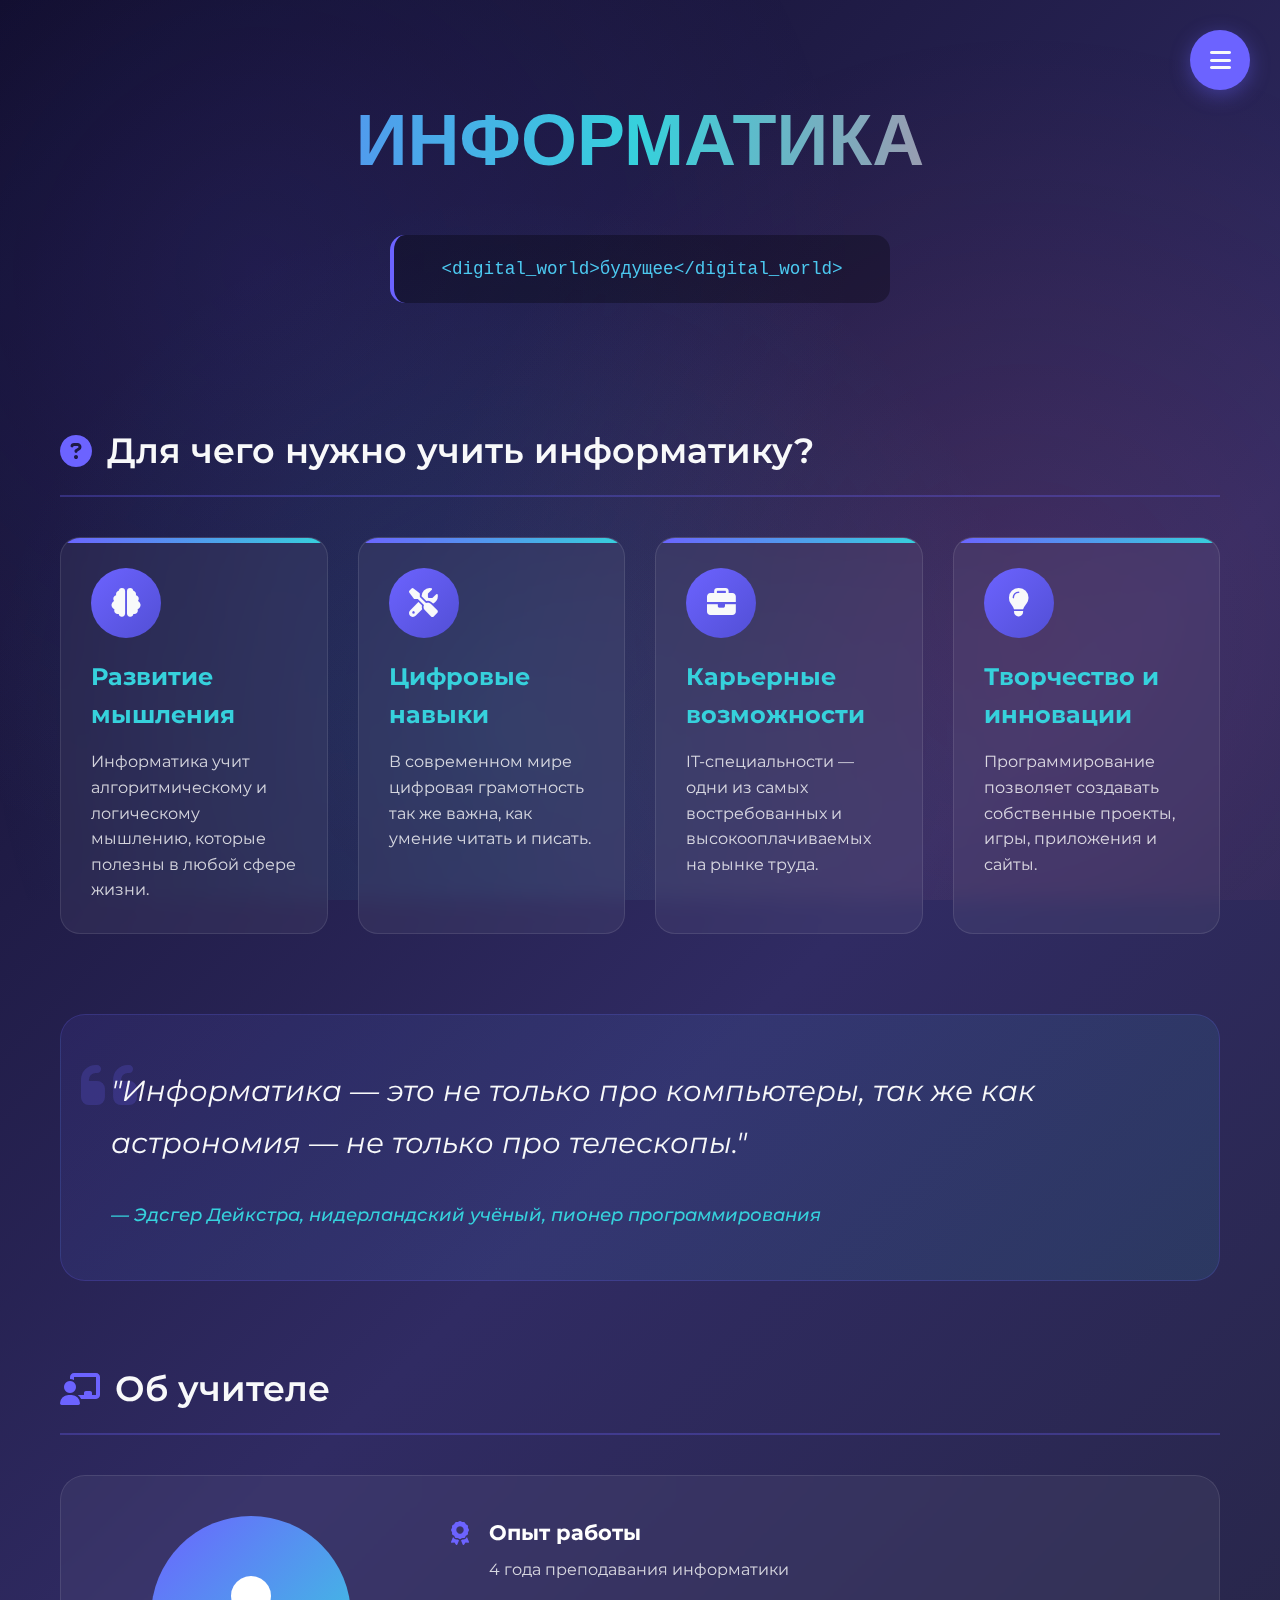
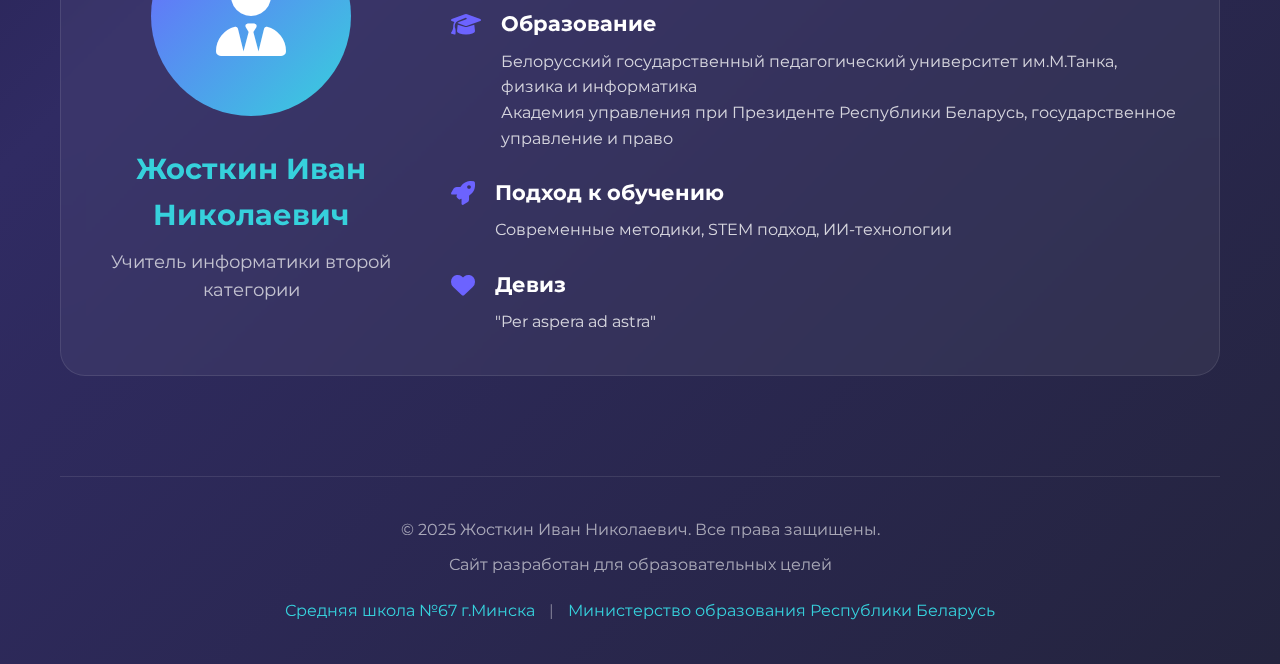
<file: index.html>
<!DOCTYPE html>
<html lang="ru">
<head>
    <meta charset="UTF-8">
    <meta name="viewport" content="width=device-width, initial-scale=1.0">
    <title>Информатика - Главная</title>
    <link rel="stylesheet" href="style.css">
    <link rel="preconnect" href="https://fonts.googleapis.com">
    <link rel="preconnect" href="https://fonts.gstatic.com" crossorigin>
    <link href="https://fonts.googleapis.com/css2?family=Montserrat:wght@300;400;500;600;700&family=Orbitron:wght@400;500&display=swap" rel="stylesheet">
    <link rel="stylesheet" href="https://cdnjs.cloudflare.com/ajax/libs/font-awesome/6.4.0/css/all.min.css">
</head>
<body>
    <!-- Анимированный фон -->
    <div class="animated-bg"></div>
    
    <!-- Нестандартное меню -->
    <div id="navbar-container">
        <nav class="circular-menu">
    <div class="menu-toggle" id="menuToggle">
        <i class="fas fa-bars"></i>
    </div>
    <div class="menu-items" id="menuItems">
        <a href="index.html" class="menu-item" data-tooltip="Главная">
            <i class="fas fa-home"></i>
        </a>
        <div class="menu-dropdown">
            <a href="#!" class="menu-item main-item" data-tooltip="Учащимся">
                <i class="fas fa-graduation-cap"></i>
            </a>
            <div class="dropdown-content">
                <a href="uroki/uroki.html">Уроки</a>
                <a href="pages/topics/literature.html">Литература</a>
                <a href="pages/topics/uploads.html">Загрузка работ</a>
                <a href="pages/topics/olympiads.html">Олимпиады</a>
            </div>
        </div>
        <a href="ai/ai.html" class="menu-item" data-tooltip="Искусственный интеллект">
            <i class="fas fa-robot"></i>
        </a>
        <a href="bez/bez.html" class="menu-item" data-tooltip="Безопасность">
            <i class="fas fa-shield-alt"></i>
        </a>
        <a href="norma/index.html" class="menu-item" data-tooltip="Нормативные документы">
            <i class="fas fa-file-contract"></i>
        </a>
        <a href="pages/software.html" class="menu-item" data-tooltip="Программы">
            <i class="fas fa-laptop-code"></i>
        </a>
        <div class="menu-dropdown">
            <a href="#!" class="menu-item main-item" data-tooltip="Интересное">
                <i class="fas fa-star"></i>
            </a>
            <div class="dropdown-content">
                <a href="https://typerun.top/#rus_basic">Тренажер печати</a>
                <a href="pages/fun/telegram.html">Телеграмм бот</a>
                <a href="https://scratch.mit.edu/">Scratch</a>
            </div>
        </div>
        <a href="contact/contact.html" class="menu-item" data-tooltip="Контакты">
            <i class="fas fa-envelope"></i>
        </a>
    </div>
</nav>
    </div>

    <!-- Основной контент -->
    <main class="container">
        <!-- Заголовок с эффектом -->
        <header class="hero">
            <div class="title-container">
                <h1 class="main-title">
                    <span class="title-text">ИНФОРМАТИКА</span>
                    <span class="title-subtext">Цифровой мир начинается здесь</span>
                </h1>
                <div class="code-decoration">
                    <pre><code>&lt;digital_world&gt;будущее&lt;/digital_world&gt;</code></pre>
                </div>
            </div>
        </header>

        <!-- Основные разделы -->
        <section class="content-section">
            <div class="section-header">
                <i class="fas fa-question-circle icon"></i>
                <h2>Для чего нужно учить информатику?</h2>
            </div>
            <div class="cards-container">
                <div class="card">
                    <div class="card-icon">
                        <i class="fas fa-brain"></i>
                    </div>
                    <h3>Развитие мышления</h3>
                    <p>Информатика учит алгоритмическому и логическому мышлению, которые полезны в любой сфере жизни.</p>
                </div>
                <div class="card">
                    <div class="card-icon">
                        <i class="fas fa-tools"></i>
                    </div>
                    <h3>Цифровые навыки</h3>
                    <p>В современном мире цифровая грамотность так же важна, как умение читать и писать.</p>
                </div>
                <div class="card">
                    <div class="card-icon">
                        <i class="fas fa-briefcase"></i>
                    </div>
                    <h3>Карьерные возможности</h3>
                    <p>IT-специальности — одни из самых востребованных и высокооплачиваемых на рынке труда.</p>
                </div>
                <div class="card">
                    <div class="card-icon">
                        <i class="fas fa-lightbulb"></i>
                    </div>
                    <h3>Творчество и инновации</h3>
                    <p>Программирование позволяет создавать собственные проекты, игры, приложения и сайты.</p>
                </div>
            </div>
        </section>

        <!-- Цитата -->
        <section class="quote-section">
            <div class="quote-container">
                <div class="quote-icon">
                    <i class="fas fa-quote-left"></i>
                </div>
                <blockquote>
                    <p>"Информатика — это не только про компьютеры, так же как астрономия — не только про телескопы."</p>
                    <footer>— Эдсгер Дейкстра, нидерландский учёный, пионер программирования</footer>
                </blockquote>
            </div>
        </section>

        <!-- Об учителе -->
        <section class="teacher-section">
            <div class="section-header">
                <i class="fas fa-chalkboard-teacher icon"></i>
                <h2>Об учителе</h2>
            </div>
            <div class="teacher-card">
                <div class="teacher-photo">
                    <!-- Заглушка для фото, замените на реальное -->
                    <div class="photo-placeholder">
                        <i class="fas fa-user-tie"></i>
                    </div>
                    <div class="teacher-name">
                        <h3>Жосткин Иван Николаевич</h3>
                        <p>Учитель информатики второй категории</p>
                    </div>
                </div>
                <div class="teacher-info">
                    <div class="info-item">
                        <i class="fas fa-award"></i>
                        <div>
                            <h4>Опыт работы</h4>
                            <p>4 года преподавания информатики</p>
                        </div>
                    </div>
                    <div class="info-item">
                        <i class="fas fa-graduation-cap"></i>
                        <div>
                            <h4>Образование</h4>
                            <p>Белорусский государственный педагогический университет им.М.Танка, физика и информатика</p>
                            <p>Академия управления при Президенте Республики Беларусь, государственное управление и право</p>
                        </div>
                    </div>
                    <div class="info-item">
                        <i class="fas fa-rocket"></i>
                        <div>
                            <h4>Подход к обучению</h4>
                            <p>Современные методики, STEM подход, ИИ-технологии</p>
                        </div>
                    </div>
                    <div class="info-item">
                        <i class="fas fa-heart"></i>
                        <div>
                            <h4>Девиз</h4>
                            <p>"Per aspera ad astra"</p>
                        </div>
                    </div>
                </div>
            </div>
        </section>

        <!-- Футер -->
        <footer class="site-footer">
            <div class="footer-content">
                <p>© 2025 Жосткин Иван Николаевич. Все права защищены.</p>
                <p>Сайт разработан для образовательных целей</p>
                <div class="footer-links">
                    <a href="https://67minsk.schools.by/">Средняя школа №67 г.Минска</a>
                    <span> | </span>
                    <a href="https://edu.gov.by/">Министерство образования Республики Беларусь</a>
                </div>
            </div>
        </footer>
    </main>

    <!-- Кнопка "Наверх" -->
    <button class="scroll-top" id="scrollTop">
        <i class="fas fa-chevron-up"></i>
    </button>


    <script src="script.js"></script>
</body>
</html>
</file>
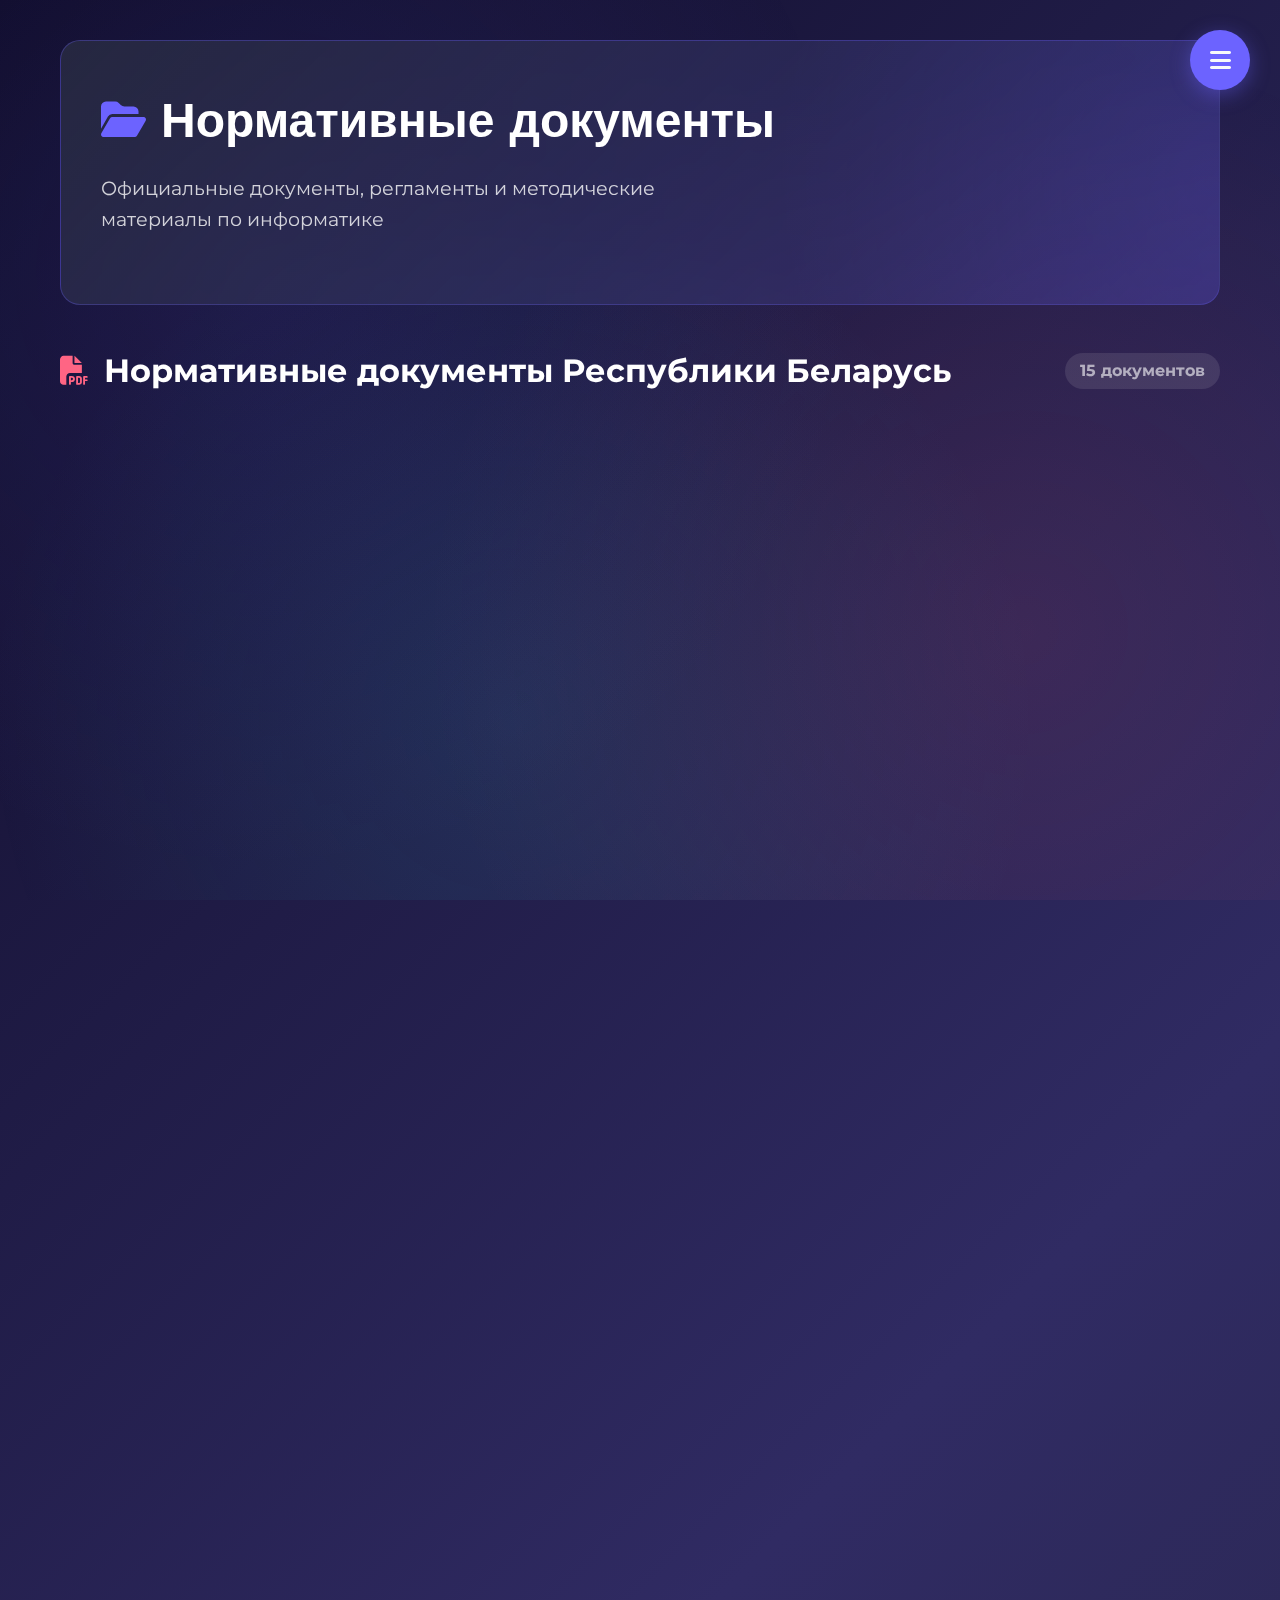
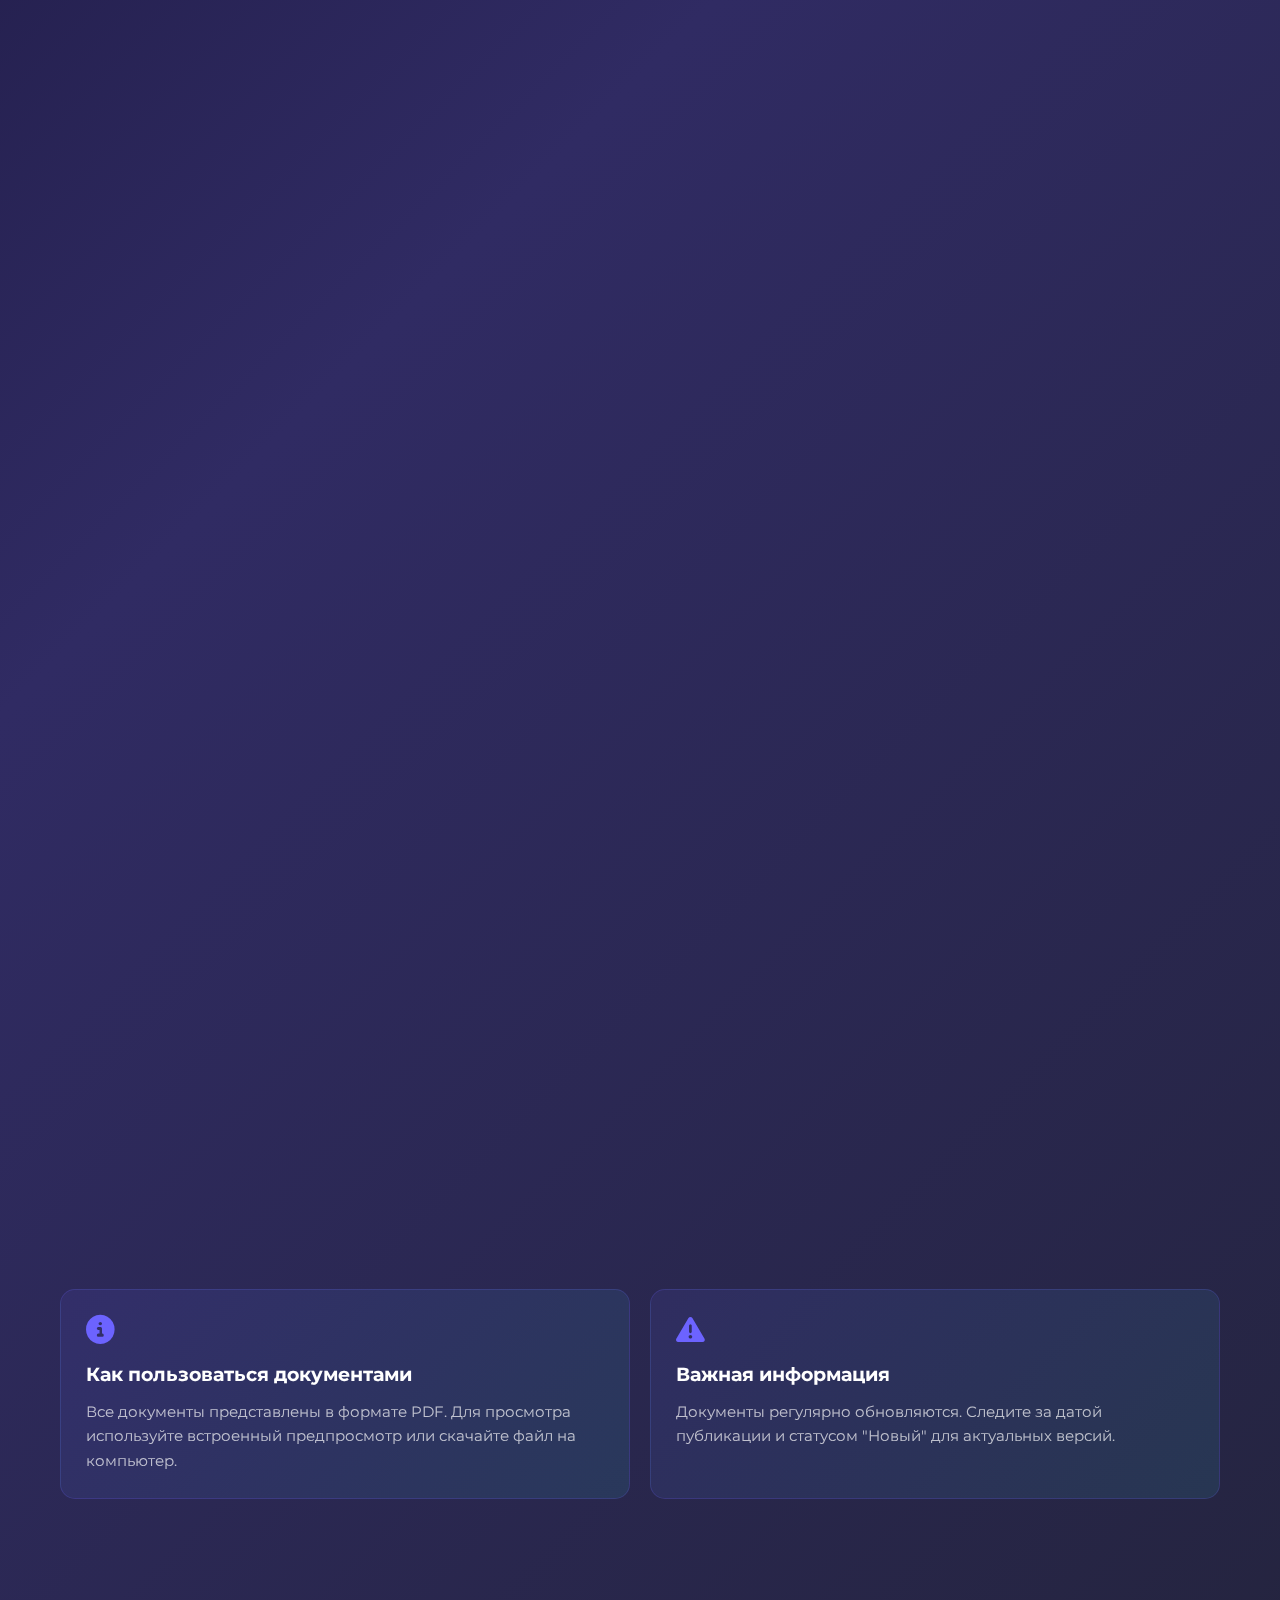
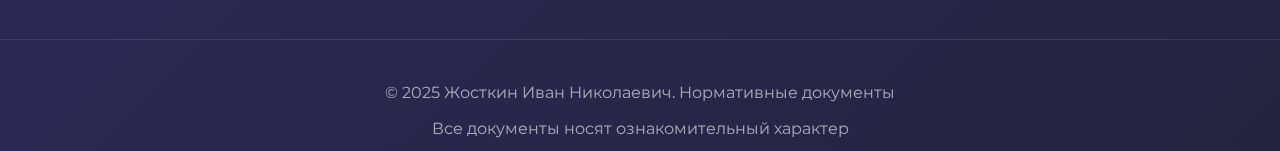
<file: norma/index.html>
<!DOCTYPE html>
<html lang="ru">
<head>
    <meta charset="UTF-8">
    <meta name="viewport" content="width=device-width, initial-scale=1.0">
    <title>Нормативные документы - Информатика</title>
    <link rel="stylesheet" href="../style.css">
    <link rel="stylesheet" href="docs-style.css">
    <link rel="preconnect" href="https://fonts.googleapis.com">
    <link rel="preconnect" href="https://fonts.gstatic.com" crossorigin>
    <link href="https://fonts.googleapis.com/css2?family=Montserrat:wght@300;400;500;600;700&family=Orbitron:wght@400;500&display=swap" rel="stylesheet">
    <link rel="stylesheet" href="https://cdnjs.cloudflare.com/ajax/libs/font-awesome/6.4.0/css/all.min.css">
</head>
<body>
    <!-- Анимированный фон -->
    <div class="animated-bg"></div>
    
    <!-- Главное меню -->
    <div id="navbar-container">
        <nav class="circular-menu">
    <div class="menu-toggle" id="menuToggle">
        <i class="fas fa-bars"></i>
    </div>
    <div class="menu-items" id="menuItems">
        <a href="../index.html" class="menu-item" data-tooltip="Главная">
            <i class="fas fa-home"></i>
        </a>
        <div class="menu-dropdown">
            <a href="#!" class="menu-item main-item" data-tooltip="Учащимся">
                <i class="fas fa-graduation-cap"></i>
            </a>
            <div class="dropdown-content">
                <a href="../uroki/uroki.html">Уроки</a>
                <a href="pages/topics/literature.html">Литература</a>
                <a href="pages/topics/uploads.html">Загрузка работ</a>
                <a href="pages/topics/olympiads.html">Олимпиады</a>
            </div>
        </div>
        <a href="../ai/ai.html" class="menu-item" data-tooltip="Искусственный интеллект">
            <i class="fas fa-robot"></i>
        </a>
        <a href="../bez/bez.html" class="menu-item" data-tooltip="Безопасность">
            <i class="fas fa-shield-alt"></i>
        </a>
        <a href="../norma/index.html" class="menu-item" data-tooltip="Нормативные документы">
            <i class="fas fa-file-contract"></i>
        </a>
        <a href="pages/software.html" class="menu-item" data-tooltip="Программы">
            <i class="fas fa-laptop-code"></i>
        </a>
        <div class="menu-dropdown">
            <a href="#!" class="menu-item main-item" data-tooltip="Интересное">
                <i class="fas fa-star"></i>
            </a>
            <div class="dropdown-content">
                <a href="https://typerun.top/#rus_basic">Тренажер печати</a>
                <a href="pages/fun/telegram.html">Телеграмм бот</a>
                <a href="https://scratch.mit.edu/">Scratch</a>
            </div>
        </div>
        <a href="../contact/contact.html" class="menu-item" data-tooltip="Контакты">
            <i class="fas fa-envelope"></i>
        </a>
    </div>
</nav>
    </div>

    <!-- Основной контент -->
    <main class="container docs-container">
        <!-- Заголовок страницы -->
        <header class="docs-header">
            <div class="header-content">
                <h1 class="page-title">
                    <i class="fas fa-folder-open"></i>
                    Нормативные документы
                </h1>
                <p class="page-subtitle">Официальные документы, регламенты и методические материалы по информатике</p>
                
                
            </div>
        </header>

        
            
            

        
        <!-- Сетка документов -->
<section class="documents-grid" id="documentsGrid">
    <h2 class="section-title">
        <i class="fas fa-file-pdf"></i>
        Нормативные документы Республики Беларусь
        <span class="doc-count" id="docCount">15 документов</span>
    </h2>
    
    <div class="docs-grid">
        <!-- 1. Конституция -->
        <div class="doc-card" data-category="fundamental" data-year="1994">
            <div class="doc-header">
                <div class="doc-icon fundamental">
                    <i class="fas fa-balance-scale"></i>
                </div>
                <div class="doc-badge main">Основной</div>
            </div>
            <div class="doc-body">
                <h3 class="doc-title">Конституция Республики Беларусь</h3>
                <p class="doc-description">Основной Закон Республики Беларусь. Принята 15 марта 1994 года с изменениями и дополнениями</p>
                <div class="doc-meta">
                    <span class="meta-item">
                        <i class="far fa-calendar"></i>
                        1994 г. (ред. 2022)
                    </span>
                    <span class="meta-item">
                        <i class="far fa-file"></i>
                        45 стр.
                    </span>
                </div>
            </div>
            <div class="doc-footer">
                <a href="pdf/konstituciya-rb.pdf" class="doc-btn preview-btn" target="_blank">
                    <i class="far fa-eye"></i>
                    Предпросмотр
                </a>
                <a href="pdf/konstituciya-rb.pdf" class="doc-btn download-btn" download>
                    <i class="fas fa-download"></i>
                    Скачать
                </a>
            </div>
        </div>
        
        <!-- 2. Концепция национальной безопасности -->
        <div class="doc-card" data-category="security" data-year="2021">
            <div class="doc-header">
                <div class="doc-icon security">
                    <i class="fas fa-shield-alt"></i>
                </div>
                <div class="doc-badge">Обязательный</div>
            </div>
            <div class="doc-body">
                <h3 class="doc-title">Концепция национальной безопасности Республики Беларусь</h3>
                <p class="doc-description">Утверждена Указом Президента Республики Беларусь № 355 от 9 ноября 2021 года</p>
                <div class="doc-meta">
                    <span class="meta-item">
                        <i class="far fa-calendar"></i>
                        2021 г.
                    </span>
                    <span class="meta-item">
                        <i class="far fa-file"></i>
                        32 стр.
                    </span>
                </div>
            </div>
            <div class="doc-footer">
                <a href="pdf/koncepciya-nacionalnoj-bezopasnosti.pdf" class="doc-btn preview-btn" target="_blank">
                    <i class="far fa-eye"></i>
                    Предпросмотр
                </a>
                <a href="pdf/koncepciya-nacionalnoj-bezopasnosti.pdf" class="doc-btn download-btn" download>
                    <i class="fas fa-download"></i>
                    Скачать
                </a>
            </div>
        </div>
        
        <!-- 3. Закон о правах ребенка -->
        <div class="doc-card" data-category="legal" data-year="1993">
            <div class="doc-header">
                <div class="doc-icon legal">
                    <i class="fas fa-child"></i>
                </div>
                <div class="doc-badge new">Обновлён</div>
            </div>
            <div class="doc-body">
                <h3 class="doc-title">Закон Республики Беларусь "О правах ребенка"</h3>
                <p class="doc-description">Закон № 2570-XII от 19 ноября 1993 года (в редакции от 18 июля 2022 года)</p>
                <div class="doc-meta">
                    <span class="meta-item">
                        <i class="far fa-calendar"></i>
                        1993 г. (ред. 2022)
                    </span>
                    <span class="meta-item">
                        <i class="far fa-file"></i>
                        28 стр.
                    </span>
                </div>
            </div>
            <div class="doc-footer">
                <a href="pdf/zakon-o-pravah-rebenka.pdf" class="doc-btn preview-btn" target="_blank">
                    <i class="far fa-eye"></i>
                    Предпросмотр
                </a>
                <a href="pdf/zakon-o-pravah-rebenka.pdf" class="doc-btn download-btn" download>
                    <i class="fas fa-download"></i>
                    Скачать
                </a>
            </div>
        </div>
        
        <!-- 4. Кодекс об образовании -->
        <div class="doc-card" data-category="education" data-year="2011">
            <div class="doc-header">
                <div class="doc-icon education">
                    <i class="fas fa-graduation-cap"></i>
                </div>
                <div class="doc-badge main">Основной</div>
            </div>
            <div class="doc-body">
                <h3 class="doc-title">Кодекс Республики Беларусь об образовании</h3>
                <p class="doc-description">Кодекс № 243-З от 13 января 2011 года (в редакции от 6 января 2022 года)</p>
                <div class="doc-meta">
                    <span class="meta-item">
                        <i class="far fa-calendar"></i>
                        2011 г. (ред. 2022)
                    </span>
                    <span class="meta-item">
                        <i class="far fa-file"></i>
                        156 стр.
                    </span>
                </div>
            </div>
            <div class="doc-footer">
                <a href="pdf/kodeks-ob-obrazovanii.pdf" class="doc-btn preview-btn" target="_blank">
                    <i class="far fa-eye"></i>
                    Предпросмотр
                </a>
                <a href="pdf/kodeks-ob-obrazovanii.pdf" class="doc-btn download-btn" download>
                    <i class="fas fa-download"></i>
                    Скачать
                </a>
            </div>
        </div>
        
        <!-- 5. Трудовой кодекс -->
        <div class="doc-card" data-category="legal" data-year="1999">
            <div class="doc-header">
                <div class="doc-icon legal">
                    <i class="fas fa-briefcase"></i>
                </div>
                <div class="doc-badge">Обязательный</div>
            </div>
            <div class="doc-body">
                <h3 class="doc-title">Трудовой кодекс Республики Беларусь</h3>
                <p class="doc-description">Кодекс № 296-З от 26 июля 1999 года (в редакции от 24 октября 2022 года)</p>
                <div class="doc-meta">
                    <span class="meta-item">
                        <i class="far fa-calendar"></i>
                        1999 г. (ред. 2022)
                    </span>
                    <span class="meta-item">
                        <i class="far fa-file"></i>
                        189 стр.
                    </span>
                </div>
            </div>
            <div class="doc-footer">
                <a href="pdf/trudovoj-kodeks.pdf" class="doc-btn preview-btn" target="_blank">
                    <i class="far fa-eye"></i>
                    Предпросмотр
                </a>
                <a href="pdf/trudovoj-kodeks.pdf" class="doc-btn download-btn" download>
                    <i class="fas fa-download"></i>
                    Скачать
                </a>
            </div>
        </div>
        
        <!-- 6. КоАП -->
        <div class="doc-card" data-category="legal" data-year="2021">
            <div class="doc-header">
                <div class="doc-icon legal">
                    <i class="fas fa-gavel"></i>
                </div>
                <div class="doc-badge new">Новый</div>
            </div>
            <div class="doc-body">
                <h3 class="doc-title">Кодекс Республики Беларусь об административных правонарушениях</h3>
                <p class="doc-description">Кодекс № 194-З от 21 апреля 2021 года (вступил в силу 1 марта 2022 года)</p>
                <div class="doc-meta">
                    <span class="meta-item">
                        <i class="far fa-calendar"></i>
                        2021 г. (действ. с 2022)
                    </span>
                    <span class="meta-item">
                        <i class="far fa-file"></i>
                        287 стр.
                    </span>
                </div>
            </div>
            <div class="doc-footer">
                <a href="pdf/kodeks-ob-administrativnyh-pravonarusheniyah.pdf" class="doc-btn preview-btn" target="_blank">
                    <i class="far fa-eye"></i>
                    Предпросмотр
                </a>
                <a href="pdf/kodeks-ob-administrativnyh-pravonarusheniyah.pdf" class="doc-btn download-btn" download>
                    <i class="fas fa-download"></i>
                    Скачать
                </a>
            </div>
        </div>
        
        <!-- 7. Государственный школьный стандарт -->
        <div class="doc-card" data-category="education" data-year="2022">
            <div class="doc-header">
                <div class="doc-icon education">
                    <i class="fas fa-school"></i>
                </div>
                <div class="doc-badge new">Актуальный</div>
            </div>
            <div class="doc-body">
                <h3 class="doc-title">Государственный школьный стандарт общего среднего образования</h3>
                <p class="doc-description">Утверждён постановлением Министерства образования Республики Беларусь № 170 от 26.06.2022</p>
                <div class="doc-meta">
                    <span class="meta-item">
                        <i class="far fa-calendar"></i>
                        2022 г.
                    </span>
                    <span class="meta-item">
                        <i class="far fa-file"></i>
                        64 стр.
                    </span>
                </div>
            </div>
            <div class="doc-footer">
                <a href="pdf/gosudarstvennyj-shkolnyj-standart.pdf" class="doc-btn preview-btn" target="_blank">
                    <i class="far fa-eye"></i>
                    Предпросмотр
                </a>
                <a href="pdf/gosudarstvennyj-shkolnyj-standart.pdf" class="doc-btn download-btn" download>
                    <i class="fas fa-download"></i>
                    Скачать
                </a>
            </div>
        </div>
        
        <!-- 8. Учебная программа 6-9 класс -->
        <div class="doc-card" data-category="program" data-year="2023">
            <div class="doc-header">
                <div class="doc-icon program">
                    <i class="fas fa-laptop-code"></i>
                </div>
                <div class="doc-badge new">2023/2024</div>
            </div>
            <div class="doc-body">
                <h3 class="doc-title">Учебная программа по учебному предмету "Информатика" для VI-IX классов</h3>
                <p class="doc-description">Утверждена Министерством образования Республики Беларусь для 2023/2024 учебного года</p>
                <div class="doc-meta">
                    <span class="meta-item">
                        <i class="far fa-calendar"></i>
                        2023 г.
                    </span>
                    <span class="meta-item">
                        <i class="far fa-file"></i>
                        48 стр.
                    </span>
                </div>
            </div>
            <div class="doc-footer">
                <a href="pdf/uchebnaya-programma-6-9-informatika.pdf" class="doc-btn preview-btn" target="_blank">
                    <i class="far fa-eye"></i>
                    Предпросмотр
                </a>
                <a href="pdf/uchebnaya-programma-6-9-informatika.pdf" class="doc-btn download-btn" download>
                    <i class="fas fa-download"></i>
                    Скачать
                </a>
            </div>
        </div>
        
        <!-- 9. Учебная программа 10-11 класс -->
        <div class="doc-card" data-category="program" data-year="2023">
            <div class="doc-header">
                <div class="doc-icon program">
                    <i class="fas fa-laptop-code"></i>
                </div>
                <div class="doc-badge new">2023/2024</div>
            </div>
            <div class="doc-body">
                <h3 class="doc-title">Учебная программа по учебному предмету "Информатика" для X-XI классов</h3>
                <p class="doc-description">Утверждена Министерством образования Республики Беларусь для 2023/2024 учебного года</p>
                <div class="doc-meta">
                    <span class="meta-item">
                        <i class="far fa-calendar"></i>
                        2023 г.
                    </span>
                    <span class="meta-item">
                        <i class="far fa-file"></i>
                        52 стр.
                    </span>
                </div>
            </div>
            <div class="doc-footer">
                <a href="pdf/uchebnaya-programma-10-11-informatika.pdf" class="doc-btn preview-btn" target="_blank">
                    <i class="far fa-eye"></i>
                    Предпросмотр
                </a>
                <a href="pdf/uchebnaya-programma-10-11-informatika.pdf" class="doc-btn download-btn" download>
                    <i class="fas fa-download"></i>
                    Скачать
                </a>
            </div>
        </div>
        
        <!-- 10. Нормы отметок -->
        <div class="doc-card" data-category="education" data-year="2022">
            <div class="doc-header">
                <div class="doc-icon education">
                    <i class="fas fa-chart-bar"></i>
                </div>
                <div class="doc-badge popular">Часто используемый</div>
            </div>
            <div class="doc-body">
                <h3 class="doc-title">Нормы оценки результатов учебной деятельности учащихся по информатике</h3>
                <p class="doc-description">Методические рекомендации по оценке знаний учащихся по учебному предмету "Информатика"</p>
                <div class="doc-meta">
                    <span class="meta-item">
                        <i class="far fa-calendar"></i>
                        2022 г.
                    </span>
                    <span class="meta-item">
                        <i class="far fa-file"></i>
                        24 стр.
                    </span>
                </div>
            </div>
            <div class="doc-footer">
                <a href="pdf/normy-otmetok-informatika.pdf" class="doc-btn preview-btn" target="_blank">
                    <i class="far fa-eye"></i>
                    Предпросмотр
                </a>
                <a href="pdf/normy-otmetok-informatika.pdf" class="doc-btn download-btn" download>
                    <i class="fas fa-download"></i>
                    Скачать
                </a>
            </div>
        </div>
        
        <!-- 11. Инструктивно-методическое письмо -->
        <div class="doc-card" data-category="education" data-year="2023">
            <div class="doc-header">
                <div class="doc-icon education">
                    <i class="fas fa-file-alt"></i>
                </div>
                <div class="doc-badge new">2023/2024</div>
            </div>
            <div class="doc-body">
                <h3 class="doc-title">Инструктивно-методическое письмо по преподаванию учебного предмета "Информатика"</h3>
                <p class="doc-description">Методические рекомендации для 2023/2024 учебного года. Министерство образования Республики Беларусь</p>
                <div class="doc-meta">
                    <span class="meta-item">
                        <i class="far fa-calendar"></i>
                        2023 г.
                    </span>
                    <span class="meta-item">
                        <i class="far fa-file"></i>
                        36 стр.
                    </span>
                </div>
            </div>
            <div class="doc-footer">
                <a href="pdf/instrukt-metod-pismo-informatika.pdf" class="doc-btn preview-btn" target="_blank">
                    <i class="far fa-eye"></i>
                    Предпросмотр
                </a>
                <a href="pdf/instrukt-metod-pismo-informatika.pdf" class="doc-btn download-btn" download>
                    <i class="fas fa-download"></i>
                    Скачать
                </a>
            </div>
        </div>
        
        <!-- 12. Санитарные нормы -->
        <div class="doc-card" data-category="health" data-year="2019">
            <div class="doc-header">
                <div class="doc-icon health">
                    <i class="fas fa-heartbeat"></i>
                </div>
                <div class="doc-badge">Обязательный</div>
            </div>
            <div class="doc-body">
                <h3 class="doc-title">Санитарные нормы и правила "Требования для учреждений общего среднего образования"</h3>
                <p class="doc-description">Утверждены постановлением Министерства здравоохранения Республики Беларусь № 135 от 22.12.2019</p>
                <div class="doc-meta">
                    <span class="meta-item">
                        <i class="far fa-calendar"></i>
                        2019 г.
                    </span>
                    <span class="meta-item">
                        <i class="far fa-file"></i>
                        72 стр.
                    </span>
                </div>
            </div>
            <div class="doc-footer">
                <a href="pdf/sanitarnye-normy.pdf" class="doc-btn preview-btn" target="_blank">
                    <i class="far fa-eye"></i>
                    Предпросмотр
                </a>
                <a href="pdf/sanitarnye-normy.pdf" class="doc-btn download-btn" download>
                    <i class="fas fa-download"></i>
                    Скачать
                </a>
            </div>
        </div>
        
        <!-- 13. Постановление №950 -->
        <div class="doc-card" data-category="government" data-year="2013">
            <div class="doc-header">
                <div class="doc-icon government">
                    <i class="fas fa-landmark"></i>
                </div>
                <div class="doc-badge">Правительственный</div>
            </div>
            <div class="doc-body">
                <h3 class="doc-title">Об основах деятельности по профилактике правонарушений</h3>
                <p class="doc-description">Постановление Совета Министров Республики Беларусь №950 от 28.12.2013</p>
                <div class="doc-meta">
                    <span class="meta-item">
                        <i class="far fa-calendar"></i>
                        28.12.2013
                    </span>
                    <span class="meta-item">
                        <i class="far fa-file"></i>
                        18 стр.
                    </span>
                </div>
            </div>
            <div class="doc-footer">
                <a href="pdf/postanovlenie-950.pdf" class="doc-btn preview-btn" target="_blank">
                    <i class="far fa-eye"></i>
                    Предпросмотр
                </a>
                <a href="pdf/postanovlenie-950.pdf" class="doc-btn download-btn" download>
                    <i class="fas fa-download"></i>
                    Скачать
                </a>
            </div>
        </div>
        
        <!-- 14. Закон о персональных данных -->
        <div class="doc-card" data-category="it" data-year="2021">
            <div class="doc-header">
                <div class="doc-icon it">
                    <i class="fas fa-database"></i>
                </div>
                <div class="doc-badge new">Актуальный</div>
            </div>
            <div class="doc-body">
                <h3 class="doc-title">Закон Республики Беларусь "О защите персональных данных"</h3>
                <p class="doc-description">Закон № 99-З от 7 мая 2021 года (вступил в силу 15 ноября 2021 года)</p>
                <div class="doc-meta">
                    <span class="meta-item">
                        <i class="far fa-calendar"></i>
                        2021 г.
                    </span>
                    <span class="meta-item">
                        <i class="far fa-file"></i>
                        32 стр.
                    </span>
                </div>
            </div>
            <div class="doc-footer">
                <a href="pdf/zakon-o-personalnyh-dannyh.pdf" class="doc-btn preview-btn" target="_blank">
                    <i class="far fa-eye"></i>
                    Предпросмотр
                </a>
                <a href="pdf/zakon-o-personalnyh-dannyh.pdf" class="doc-btn download-btn" download>
                    <i class="fas fa-download"></i>
                    Скачать
                </a>
            </div>
        </div>
        
        <!-- 15. Закон о защите информации -->
        <div class="doc-card" data-category="it" data-year="2018">
            <div class="doc-header">
                <div class="doc-icon it">
                    <i class="fas fa-shield-alt"></i>
                </div>
                <div class="doc-badge">Кибербезопасность</div>
            </div>
            <div class="doc-body">
                <h3 class="doc-title">Закон Республики Беларусь "Об информации, информатизации и защите информации"</h3>
                <p class="doc-description">Закон № 455-З от 10 ноября 2008 года (в редакции Закона от 9 января 2018 года № 90-З)</p>
                <div class="doc-meta">
                    <span class="meta-item">
                        <i class="far fa-calendar"></i>
                        2008 г. (ред. 2018)
                    </span>
                    <span class="meta-item">
                        <i class="far fa-file"></i>
                        45 стр.
                    </span>
                </div>
            </div>
            <div class="doc-footer">
                <a href="pdf/zakon-o-zashchite-informacii.pdf" class="doc-btn preview-btn" target="_blank">
                    <i class="far fa-eye"></i>
                    Предпросмотр
                </a>
                <a href="pdf/zakon-o-zashchite-informacii.pdf" class="doc-btn download-btn" download>
                    <i class="fas fa-download"></i>
                    Скачать
                </a>
            </div>
        </div>
        
        
    </div>
</section>

        

        

        <!-- Информация о документах -->
        <div class="docs-info">
            <div class="info-card">
                <i class="fas fa-info-circle"></i>
                <h4>Как пользоваться документами</h4>
                <p>Все документы представлены в формате PDF. Для просмотра используйте встроенный предпросмотр или скачайте файл на компьютер.</p>
            </div>
            <div class="info-card">
                <i class="fas fa-exclamation-triangle"></i>
                <h4>Важная информация</h4>
                <p>Документы регулярно обновляются. Следите за датой публикации и статусом "Новый" для актуальных версий.</p>
            </div>
        </div>
    </main>

    <!-- Футер -->
    <footer class="site-footer">
        <div class="footer-content">
            <p>© 2025 Жосткин Иван Николаевич. Нормативные документы</p>
            <p>Все документы носят ознакомительный характер</p>
        </div>
    </footer>

    <!-- Кнопка "Наверх" -->
    <button class="scroll-top" id="scrollTop">
        <i class="fas fa-chevron-up"></i>
    </button>

    <!-- Модальное окно для предпросмотра (упрощенное) -->
    <div class="modal-overlay" id="previewModal">
        <div class="modal-content">
            <div class="modal-header">
                <h3>Предпросмотр документа</h3>
                <button class="modal-close" id="closeModal">&times;</button>
            </div>
            <div class="modal-body">
                <iframe id="pdfViewer" src="" frameborder="0"></iframe>
                <p class="modal-note">Для полного просмотра скачайте документ</p>
            </div>
        </div>
    </div>

    
    <script src="../script.js"></script>
    <script src="docs.js"></script>
</body>
</html>
</file>
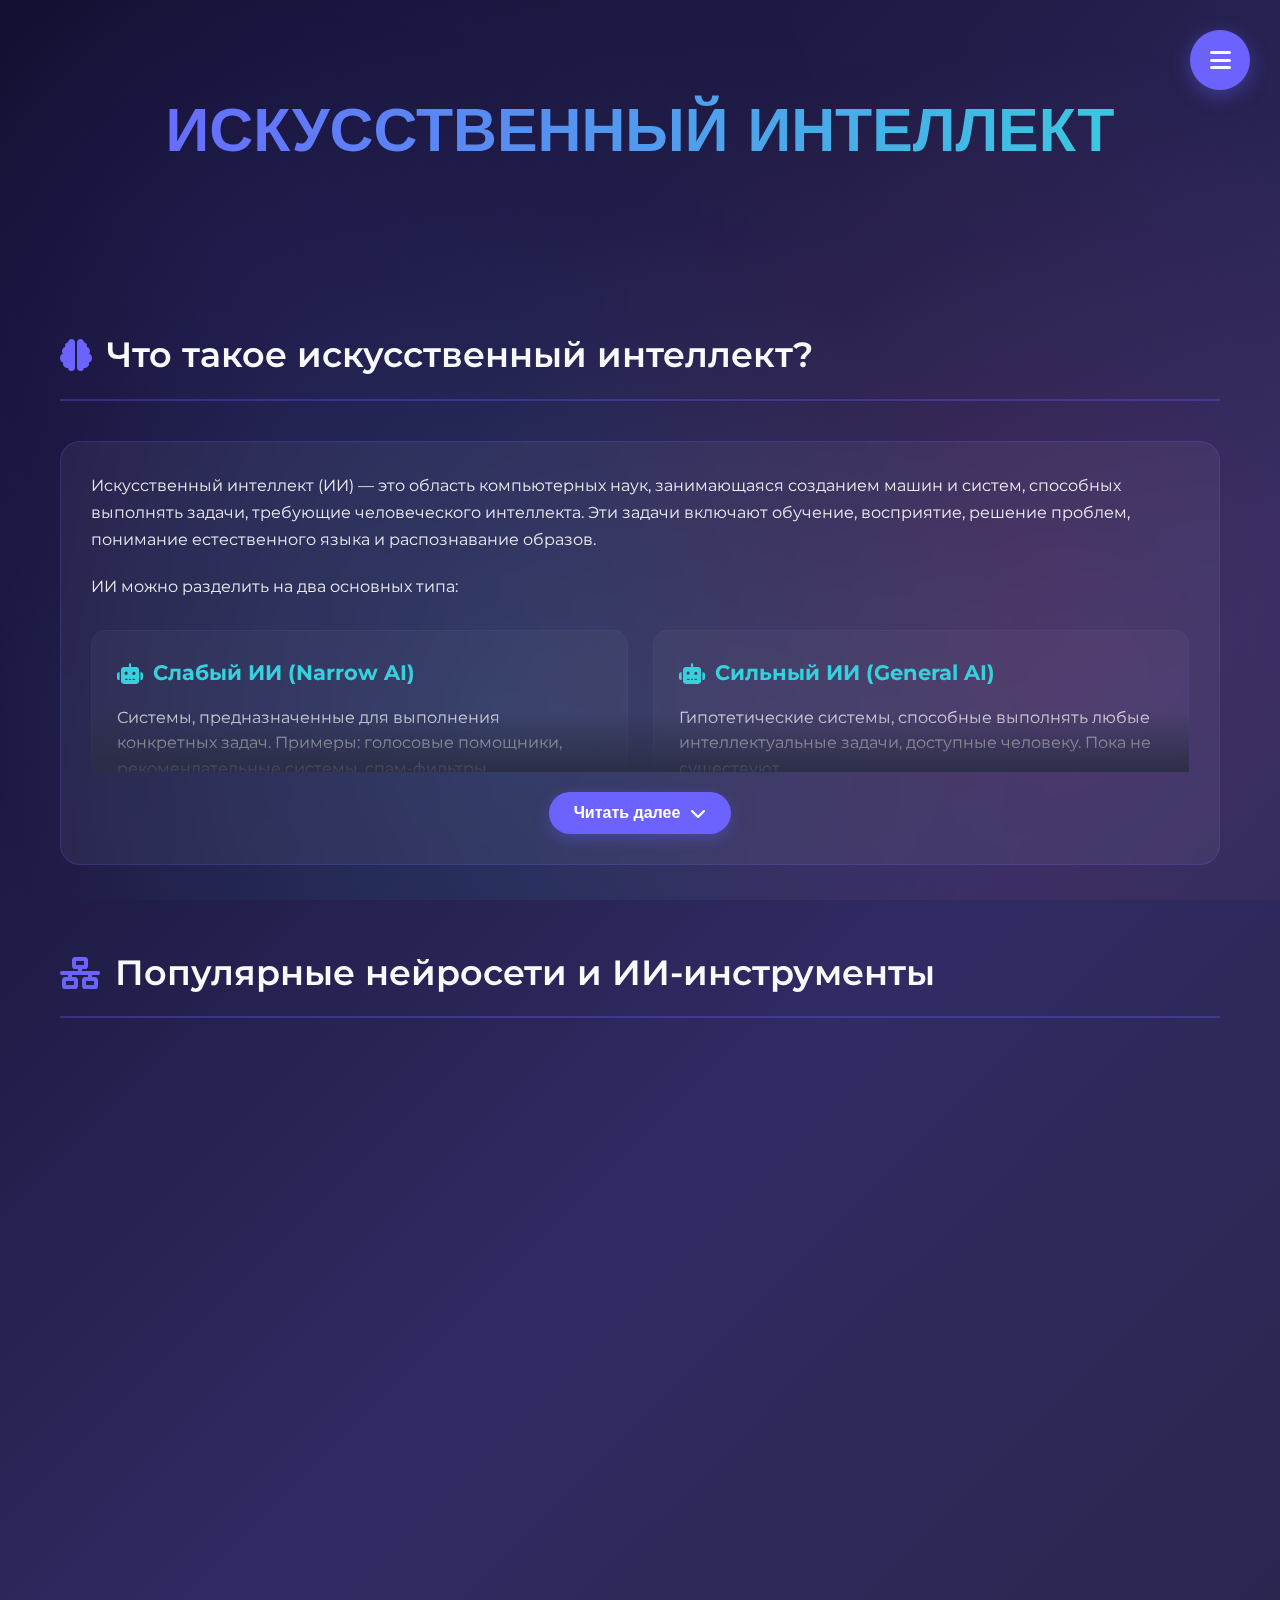
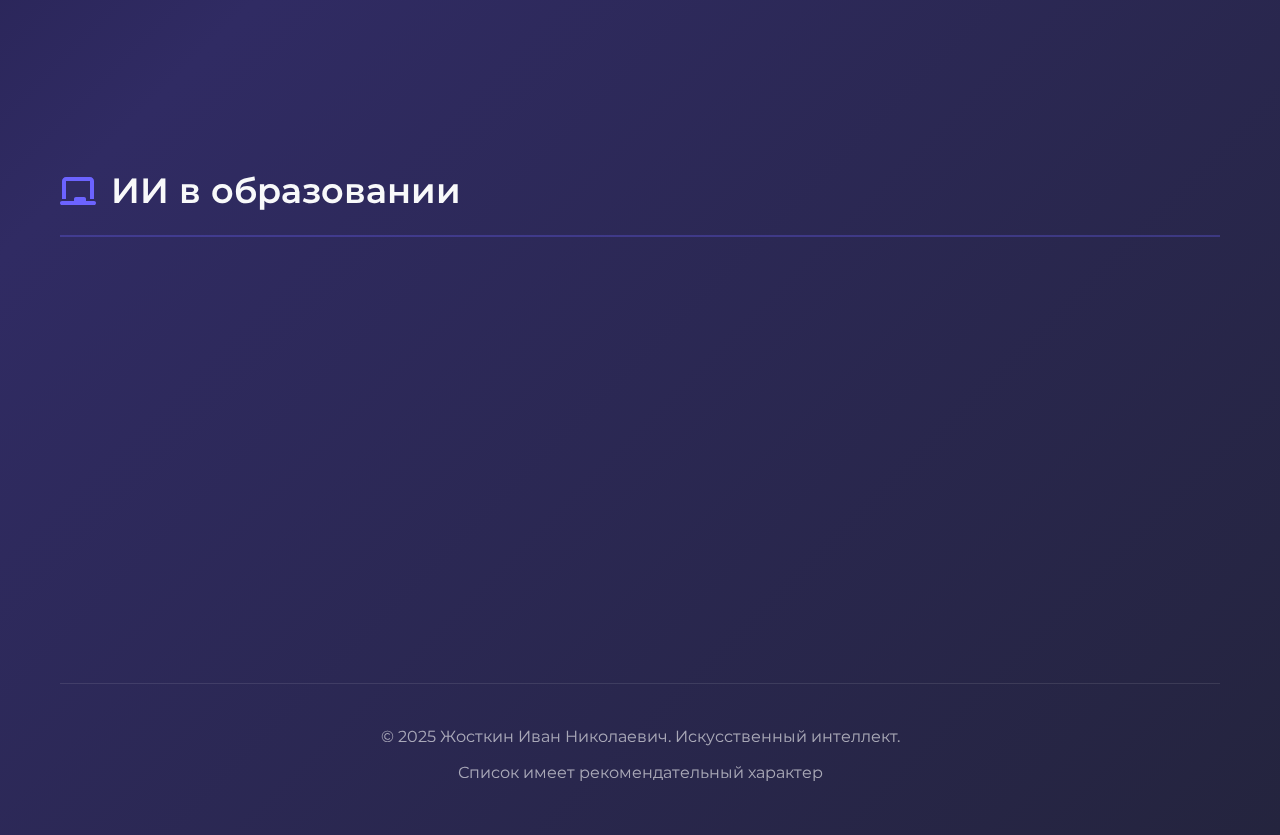
<file: ai/ai.html>
<!DOCTYPE html>
<html lang="ru">
<head>
    <meta charset="UTF-8">
    <meta name="viewport" content="width=device-width, initial-scale=1.0">
    <title>Искусственный интеллект - Информатика</title>
    <link rel="stylesheet" href="../style.css">
    <link rel="stylesheet" href="ai-style.css">
    <link rel="preconnect" href="https://fonts.googleapis.com">
    <link rel="preconnect" href="https://fonts.gstatic.com" crossorigin>
    <link href="https://fonts.googleapis.com/css2?family=Montserrat:wght@300;400;500;600;700&family=Orbitron:wght@400;500&display=swap" rel="stylesheet">
    <link rel="stylesheet" href="https://cdnjs.cloudflare.com/ajax/libs/font-awesome/6.4.0/css/all.min.css">
</head>
<body>
    <!-- Анимированный фон -->
    <div class="animated-bg"></div>
    
    <!-- Нестандартное меню -->
    <div id="navbar-container">
        <nav class="circular-menu">
            <div class="menu-toggle" id="menuToggle">
                <i class="fas fa-bars"></i>
            </div>
            <div class="menu-items" id="menuItems">
                <a href="../index.html" class="menu-item" data-tooltip="Главная">
                    <i class="fas fa-home"></i>
                </a>
                <div class="menu-dropdown">
                    <a href="#!" class="menu-item main-item" data-tooltip="Учащимся">
                        <i class="fas fa-graduation-cap"></i>
                    </a>
                    <div class="dropdown-content">
                        <a href="../uruki/uroki.html">Уроки</a>
                        <a href="../pages/topics/literature.html">Литература</a>
                        <a href="../pages/topics/uploads.html">Загрузка работ</a>
                        <a href="../pages/topics/olympiads.html">Олимпиады</a>
                    </div>
                </div>
                <a href="../ai/ai.html" class="menu-item active" data-tooltip="Искусственный интеллект">
                    <i class="fas fa-robot"></i>
                </a>
                <a href="../bez/bez.html" class="menu-item" data-tooltip="Безопасность">
                    <i class="fas fa-shield-alt"></i>
                </a>
                <a href="../norma/index.html" class="menu-item" data-tooltip="Нормативные документы">
                    <i class="fas fa-file-contract"></i>
                </a>
                <a href="../pages/software.html" class="menu-item" data-tooltip="Программы">
                    <i class="fas fa-laptop-code"></i>
                </a>
                <div class="menu-dropdown">
                    <a href="#!" class="menu-item main-item" data-tooltip="Интересное">
                        <i class="fas fa-star"></i>
                    </a>
                    <div class="dropdown-content">
                        <a href="../pages/fun/typing.html">Тренажер печати</a>
                        <a href="../pages/fun/telegram.html">Телеграмм бот</a>
                        <a href="https://scratch.mit.edu/">Scratch</a>
                    </div>
                </div>
                <a href="../contact/contact.html" class="menu-item" data-tooltip="Контакты">
                    <i class="fas fa-envelope"></i>
                </a>
            </div>
        </nav>
    </div>

    <!-- Основной контент -->
    <main class="container">
        <!-- Заголовок с эффектом -->
        <header class="hero">
            <div class="title-container">
                <h1 class="main-title">
                    <span class="title-text">ИСКУССТВЕННЫЙ ИНТЕЛЛЕКТ</span>
                </h1>
                </div>
            </div>
        </header>

        <!-- Раздел "Что такое ИИ" с раскрывающимся текстом -->
        <section class="content-section">
            <div class="section-header">
                <i class="fas fa-brain icon"></i>
                <h2>Что такое искусственный интеллект?</h2>
            </div>
            <div class="text-collapse">
                <div class="text-collapse-content" id="aiText">
                    <p>Искусственный интеллект (ИИ) — это область компьютерных наук, занимающаяся созданием машин и систем, способных выполнять задачи, требующие человеческого интеллекта. Эти задачи включают обучение, восприятие, решение проблем, понимание естественного языка и распознавание образов.</p>
                    
                    <p>ИИ можно разделить на два основных типа:</p>
                    
                    <div class="info-grid">
                        <div class="info-item-card">
                            <h3><i class="fas fa-robot"></i> Слабый ИИ (Narrow AI)</h3>
                            <p>Системы, предназначенные для выполнения конкретных задач. Примеры: голосовые помощники, рекомендательные системы, спам-фильтры.</p>
                        </div>
                        <div class="info-item-card">
                            <h3><i class="fas fa-robot"></i> Сильный ИИ (General AI)</h3>
                            <p>Гипотетические системы, способные выполнять любые интеллектуальные задачи, доступные человеку. Пока не существуют.</p>
                        </div>
                    </div>
                    
                    <p>Современные технологии ИИ основаны на машинном обучении и глубоком обучении — методах, позволяющих компьютерам обучаться на данных без явного программирования.</p>
                    
                    <p>ИИ уже сейчас применяется в медицине (диагностика заболеваний), финансах (обнаружение мошенничества), транспорте (беспилотные автомобили), образовании (адаптивное обучение) и многих других сферах.</p>
                </div>
                <button class="collapse-toggle" id="collapseToggle">
                    <span class="toggle-text">Читать далее</span>
                    <i class="fas fa-chevron-down toggle-icon"></i>
                </button>
            </div>
        </section>

        <!-- Популярные нейросети -->
        <section class="content-section">
            <div class="section-header">
                <i class="fas fa-network-wired icon"></i>
                <h2>Популярные нейросети и ИИ-инструменты</h2>
            </div>
            <div class="ai-cards-container" id="neuralNetworks">
                <!-- Блоки нейросетей будут добавляться динамически или вручную -->
                <!-- Пример блока - можно копировать и редактировать -->
                <div class="ai-card">
                    <div class="ai-card-header">
                        <div class="ai-card-icon">
                            <i class="fas fa-comment-dots"></i>
                        </div>
                        <h3>ChatGPT</h3>
                        <span class="ai-card-category">Текстовый ИИ</span>
                    </div>
                    <div class="ai-card-body">
                        <p class="ai-card-description">Мощная языковая модель для генерации текста, ответов на вопросы, написания кода и творческих задач.</p>
                        <div class="ai-card-features">
                            <h4><i class="fas fa-star"></i> Особенности:</h4>
                            <ul>
                                <li>Понимание контекста диалога</li>
                                <li>Поддержка множества языков</li>
                                <li>Генерация кода на разных языках программирования</li>
                                <li>Обучение на данных до 2023 года</li>
                            </ul>
                        </div>
                        <a href="#!" class="ai-card-link">
                            <i class="fas fa-external-link-alt"></i>
                            Перейти к нейросети
                        </a>
                    </div>
                </div>

                <!-- Второй блок - пример для копирования -->
                <div class="ai-card">
                    <div class="ai-card-header">
                        <div class="ai-card-icon">
                            <i class="fas fa-palette"></i>
                        </div>
                        <h3>Midjourney</h3>
                        <span class="ai-card-category">Генерация изображений</span>
                    </div>
                    <div class="ai-card-body">
                        <p class="ai-card-description">Нейросеть для создания изображений по текстовым описаниям с высоким качеством и художественным стилем.</p>
                        <div class="ai-card-features">
                            <h4><i class="fas fa-star"></i> Особенности:</h4>
                            <ul>
                                <li>Создание изображений в различных стилях</li>
                                <li>Высокое разрешение результатов</li>
                                <li>Возможность доработки и вариаций</li>
                                <li>Интеграция с Discord</li>
                            </ul>
                        </div>
                        <a href="#!" class="ai-card-link">
                            <i class="fas fa-external-link-alt"></i>
                            Перейти к нейросети
                        </a>
                    </div>
                </div>

                <!-- Третий блок - пример для копирования -->
                <div class="ai-card">
                    <div class="ai-card-header">
                        <div class="ai-card-icon">
                            <i class="fas fa-music"></i>
                        </div>
                        <h3>Suno AI</h3>
                        <span class="ai-card-category">Генерация музыки</span>
                    </div>
                    <div class="ai-card-body">
                        <p class="ai-card-description">ИИ для создания музыкальных композиций с вокалом по текстовым запросам.</p>
                        <div class="ai-card-features">
                            <h4><i class="fas fa-star"></i> Особенности:</h4>
                            <ul>
                                <li>Генерация музыки с вокалом</li>
                                <li>Разные музыкальные стили</li>
                                <li>Создание полных песен</li>
                                <li>Редактирование и ремиксы</li>
                            </ul>
                        </div>
                        <a href="#!" class="ai-card-link">
                            <i class="fas fa-external-link-alt"></i>
                            Перейти к нейросети
                        </a>
                    </div>
                </div>

                <!-- Шаблон для новых блоков (можно копировать) -->
                <!--
                <div class="ai-card">
                    <div class="ai-card-header">
                        <div class="ai-card-icon">
                            <i class="fas fa-icon-name"></i>
                        </div>
                        <h3>Название нейросети</h3>
                        <span class="ai-card-category">Категория</span>
                    </div>
                    <div class="ai-card-body">
                        <p class="ai-card-description">Краткое описание нейросети.</p>
                        <div class="ai-card-features">
                            <h4><i class="fas fa-star"></i> Особенности:</h4>
                            <ul>
                                <li>Особенность 1</li>
                                <li>Особенность 2</li>
                                <li>Особенность 3</li>
                                <li>Особенность 4</li>
                            </ul>
                        </div>
                        <a href="#!" class="ai-card-link">
                            <i class="fas fa-external-link-alt"></i>
                            Перейти к нейросети
                        </a>
                    </div>
                </div>
                -->
            </div>
        </section>

        <!-- Применение ИИ в образовании -->
        <section class="content-section">
            <div class="section-header">
                <i class="fas fa-chalkboard icon"></i>
                <h2>ИИ в образовании</h2>
            </div>
            <div class="education-grid">
                <div class="edu-card">
                    <div class="edu-icon">
                        <i class="fas fa-user-graduate"></i>
                    </div>
                    <h3>Персонализация</h3>
                    <p>Адаптация учебных материалов под уровень и темп каждого ученика.</p>
                </div>
                <div class="edu-card">
                    <div class="edu-icon">
                        <i class="fas fa-check-circle"></i>
                    </div>
                    <h3>Проверка работ</h3>
                    <p>Автоматическая проверка заданий и тестов с обратной связью.</p>
                </div>
                <div class="edu-card">
                    <div class="edu-icon">
                        <i class="fas fa-comments"></i>
                    </div>
                    <h3>Виртуальные ассистенты</h3>
                    <p>Чат-боты для ответов на вопросы студентов 24/7.</p>
                </div>
                <div class="edu-card">
                    <div class="edu-icon">
                        <i class="fas fa-chart-line"></i>
                    </div>
                    <h3>Анализ успеваемости</h3>
                    <p>Выявление трудностей и прогнозирование успехов учеников.</p>
                </div>
            </div>
        </section>

        <!-- Футер -->
        <footer class="site-footer">
            <div class="footer-content">
                <p>© 2025 Жосткин Иван Николаевич. Искусственный интеллект.</p>
                <p>Список имеет рекомендательный характер</p>
            </div>
        </footer>
    </main>

    <!-- Кнопка "Наверх" -->
    <button class="scroll-top" id="scrollTop">
        <i class="fas fa-chevron-up"></i>
    </button>

    <script src="../script.js"></script>
    <script src="ai-script.js"></script>
</body>
</html>
</file>
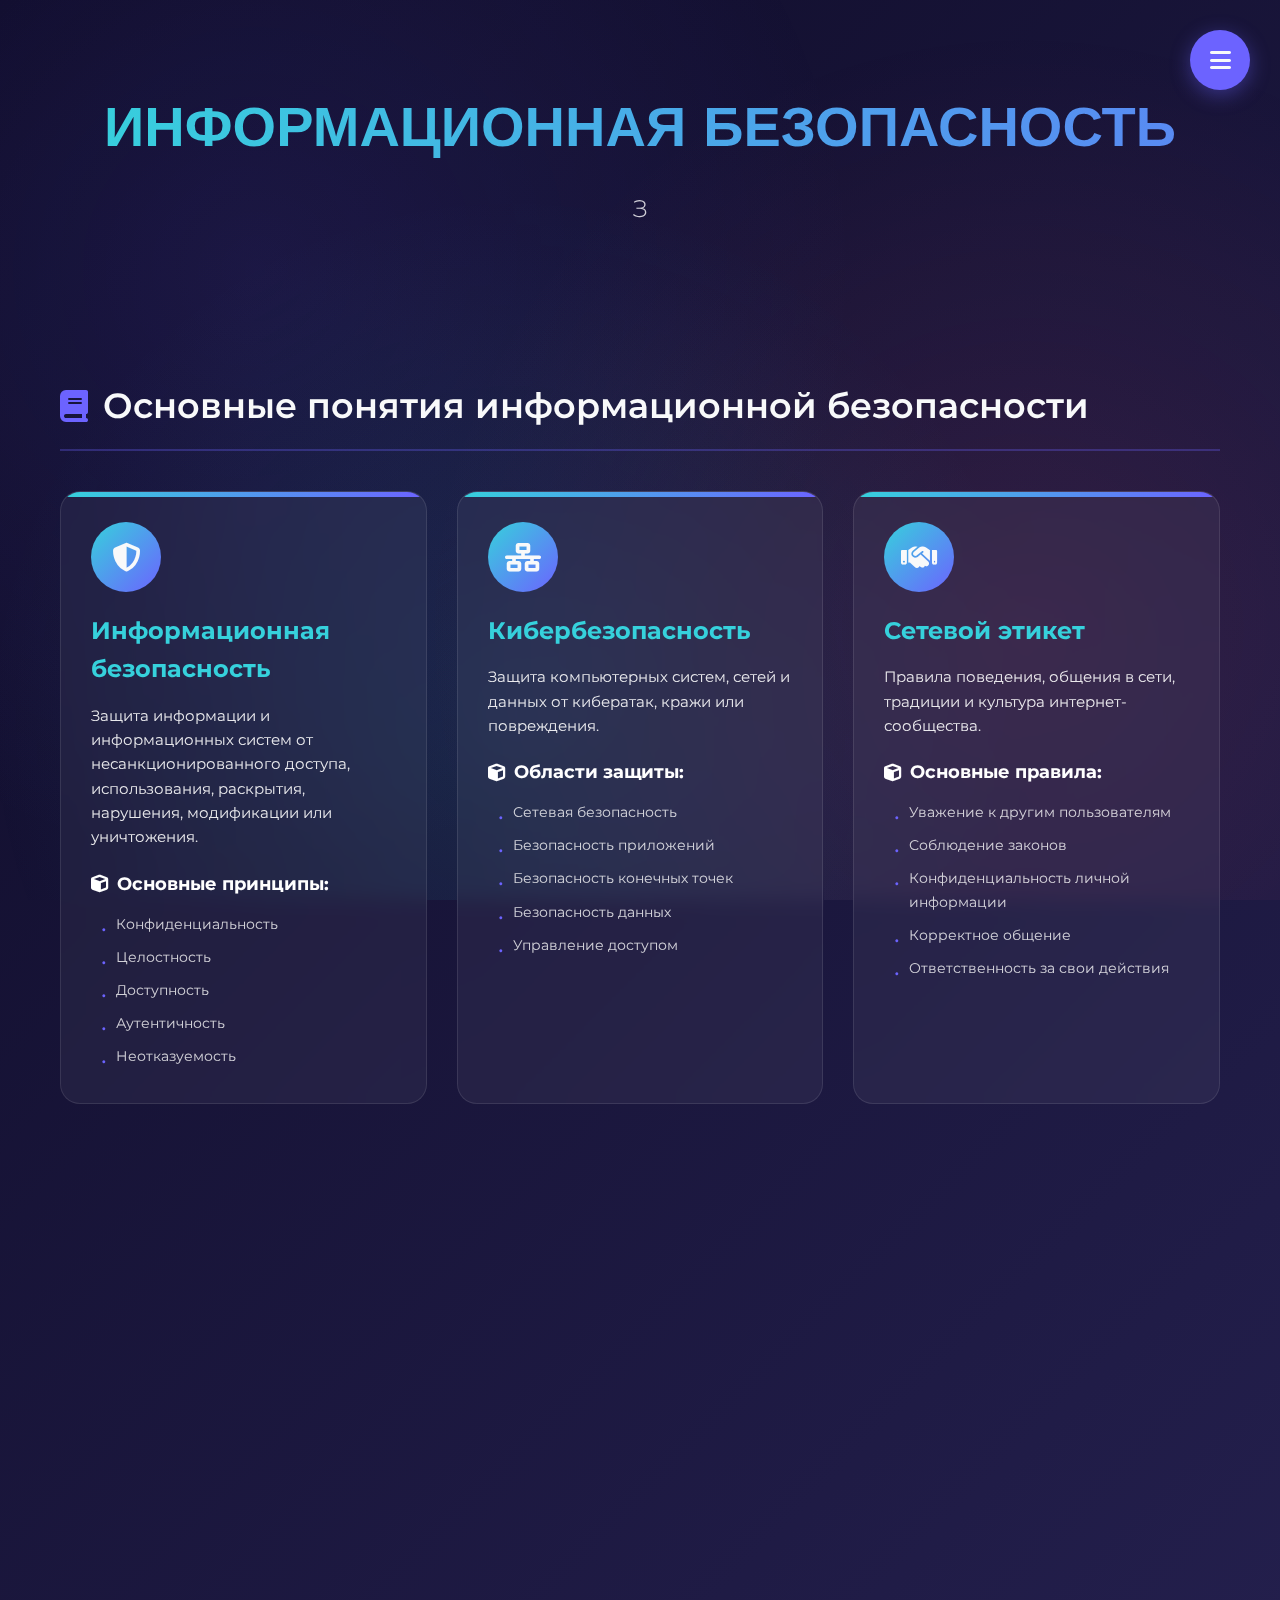
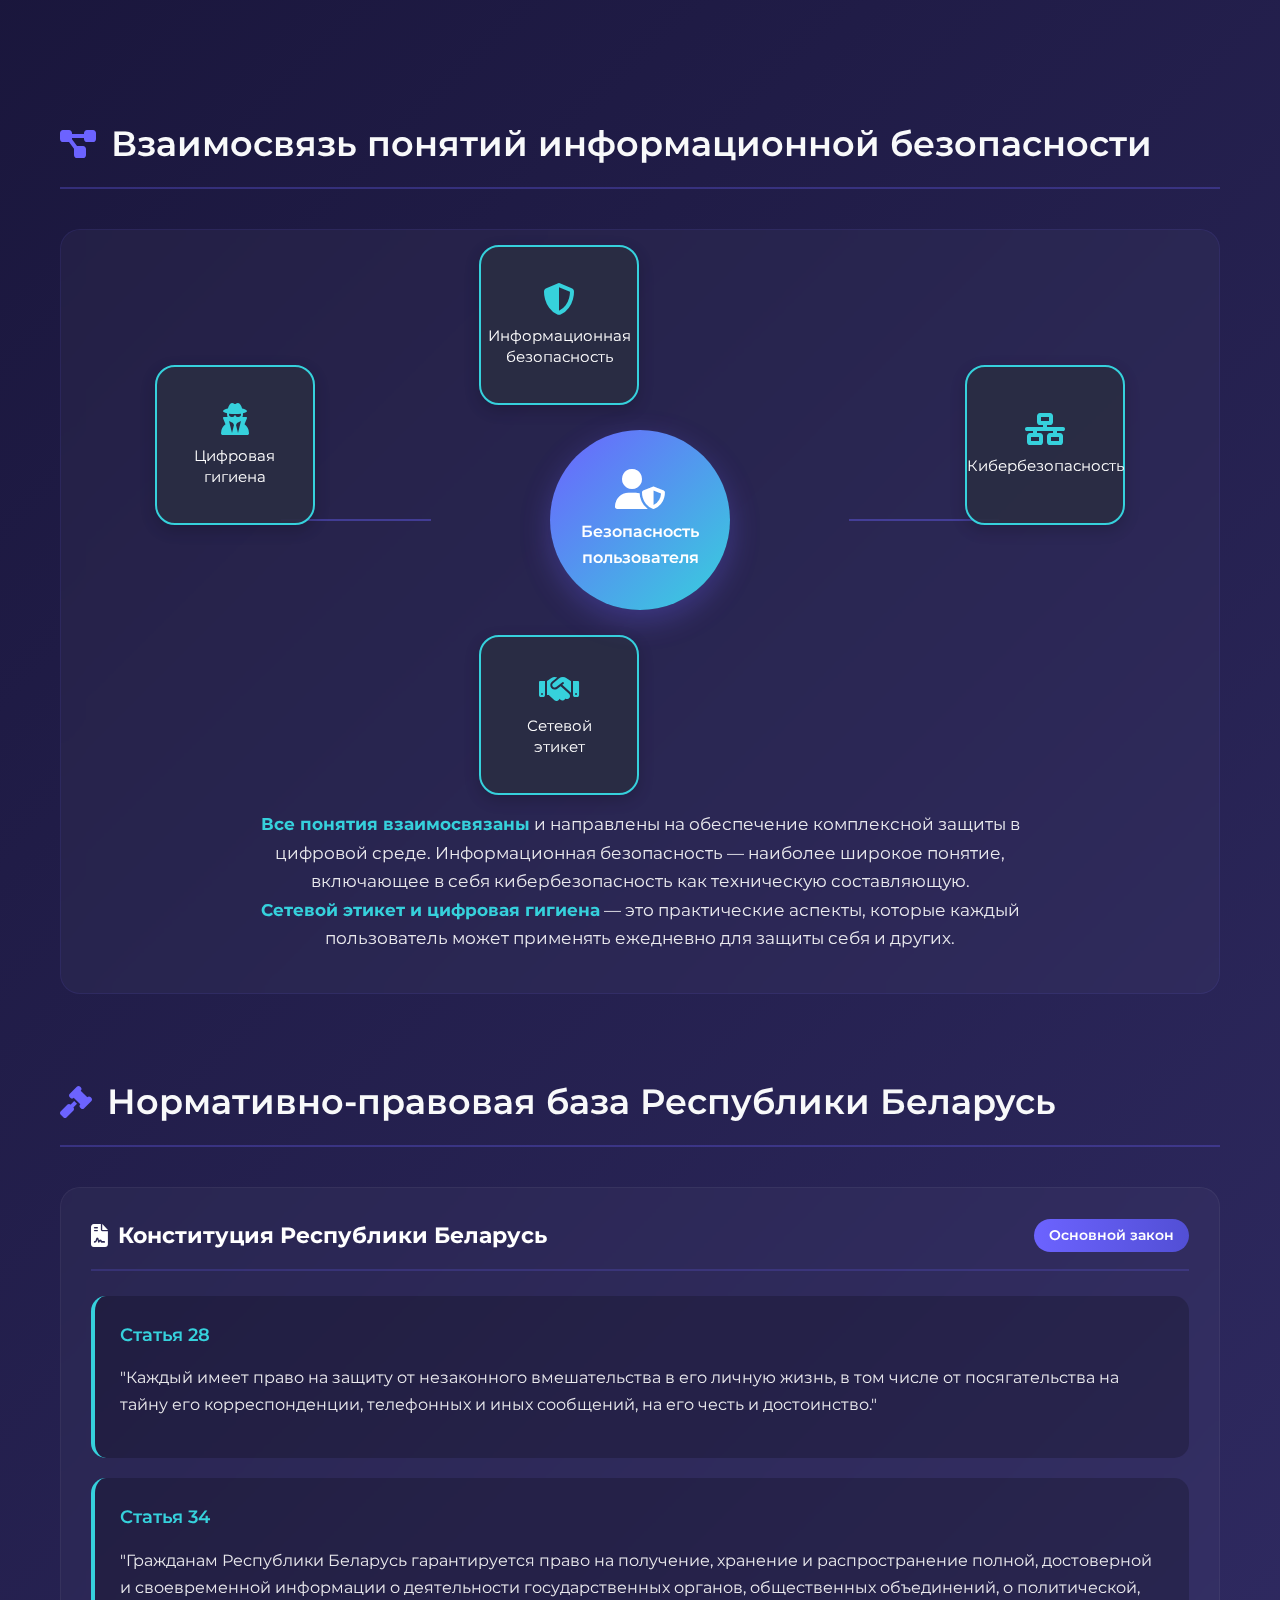
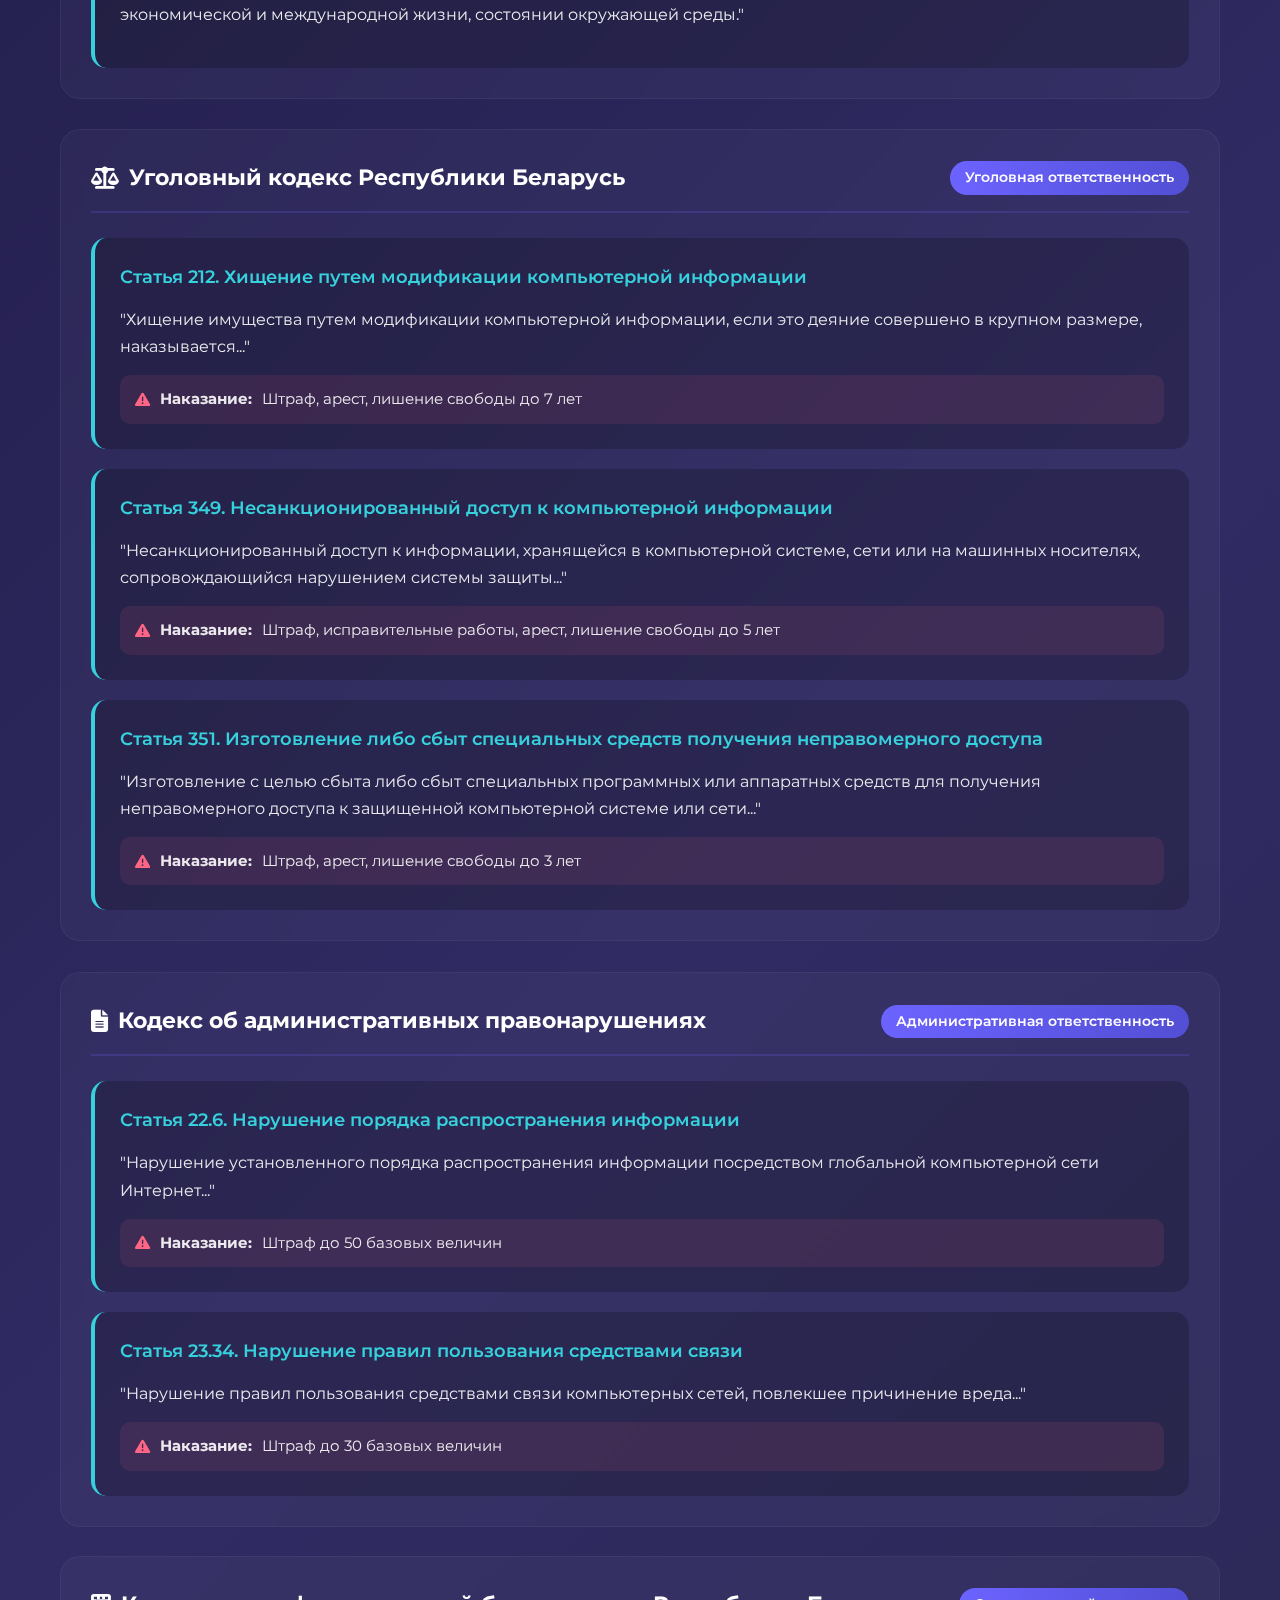
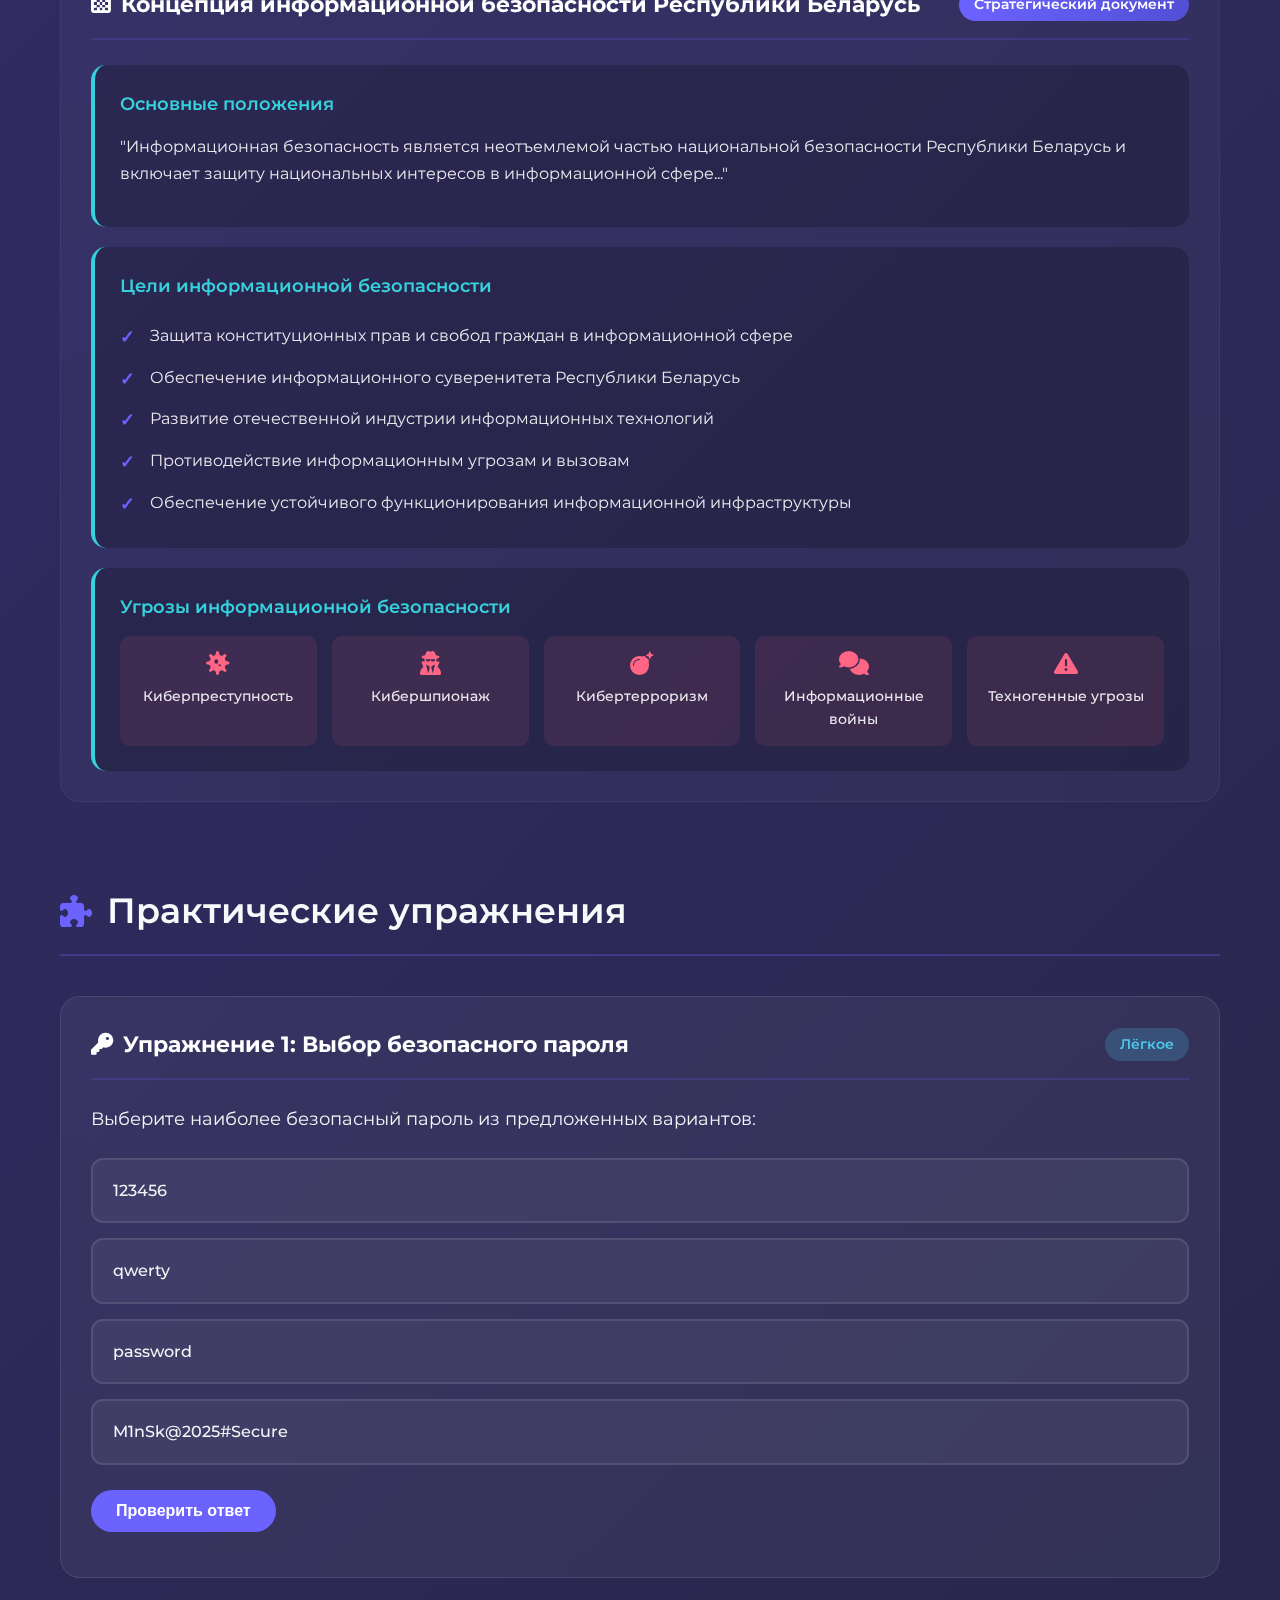
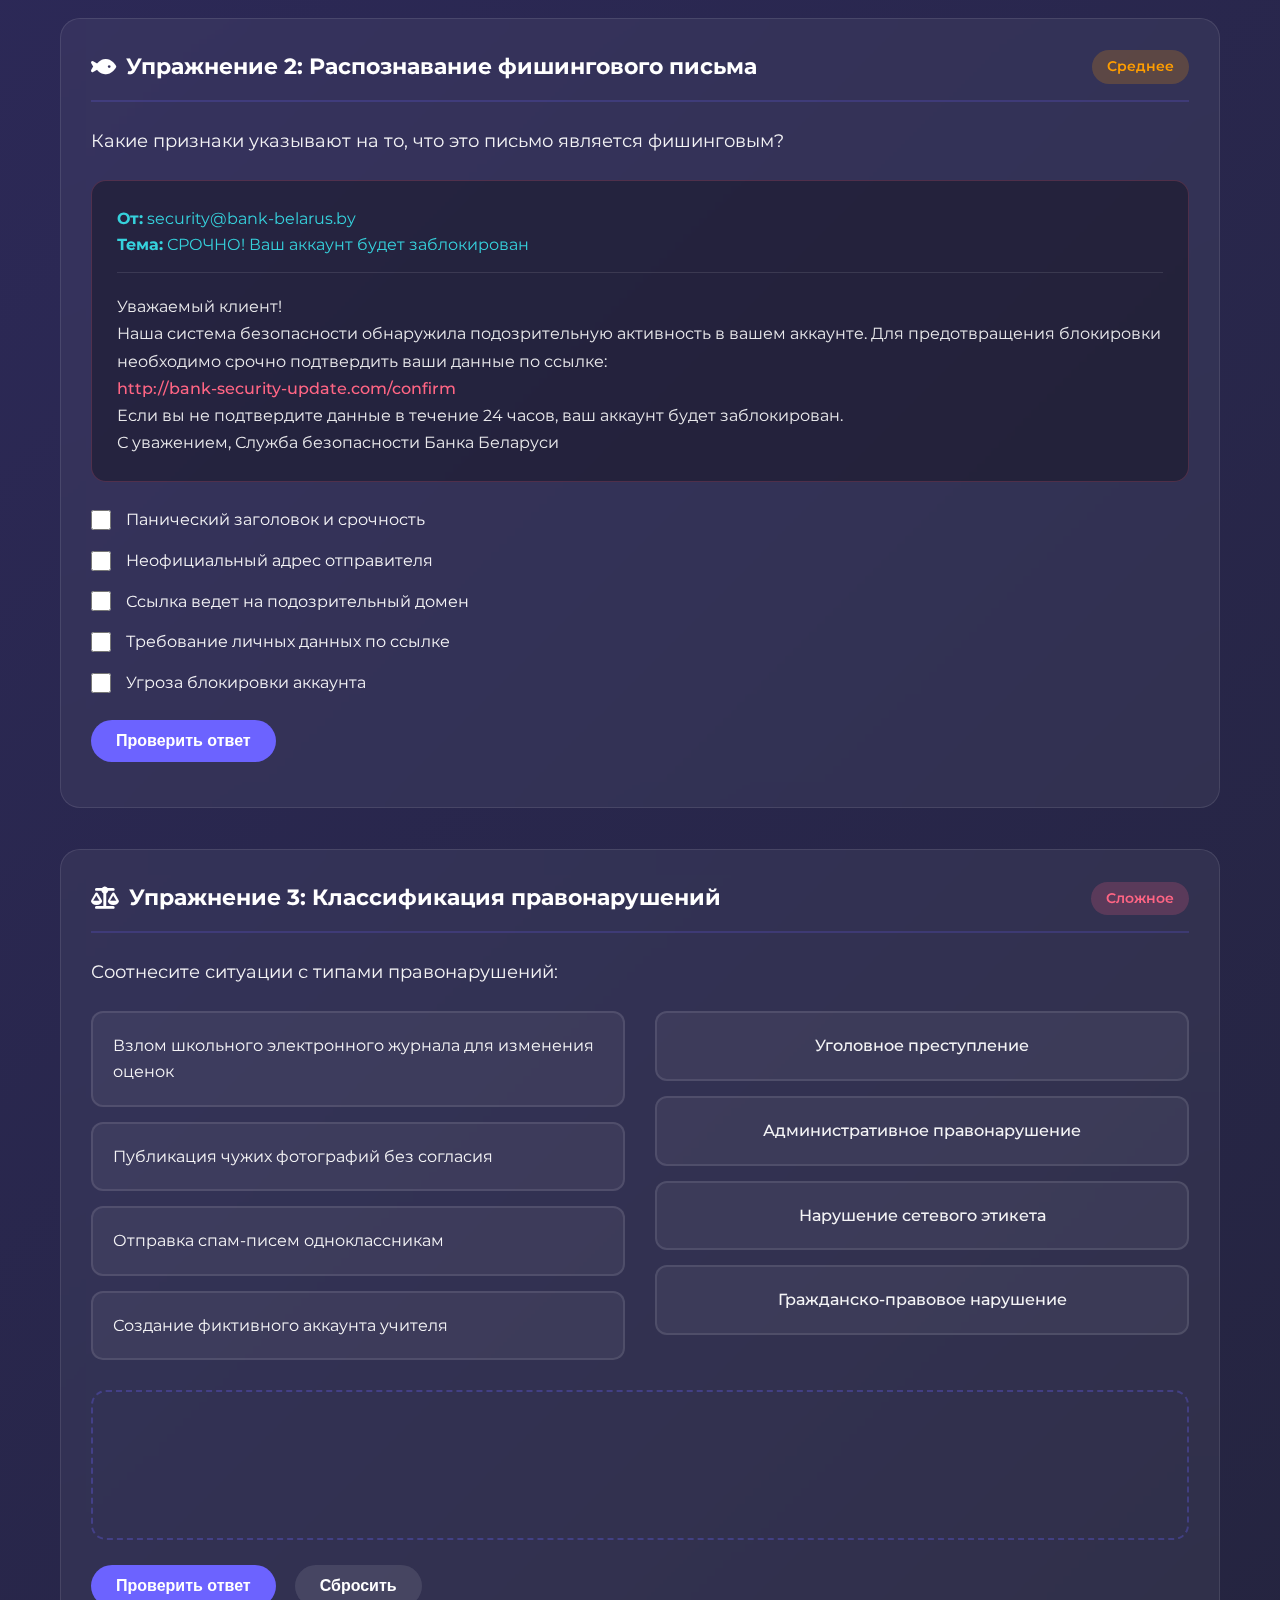
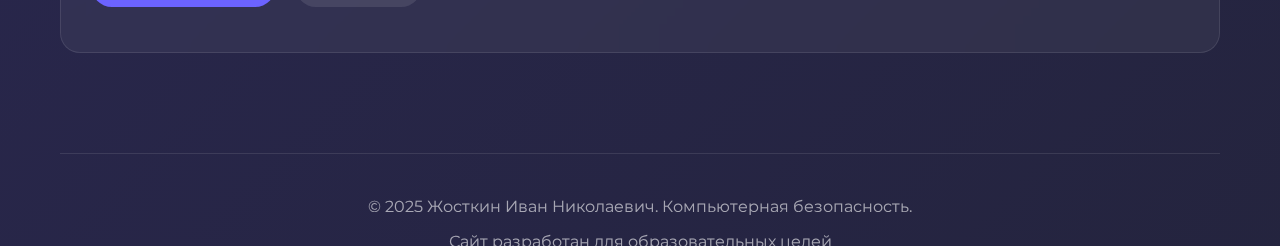
<file: bez/bez.html>
<!DOCTYPE html>
<html lang="ru">
<head>
    <meta charset="UTF-8">
    <meta name="viewport" content="width=device-width, initial-scale=1.0">
    <title>Безопасность - Информатика</title>
    <link rel="stylesheet" href="../style.css">
    <link rel="stylesheet" href="bez-style.css">
    <link rel="preconnect" href="https://fonts.googleapis.com">
    <link rel="preconnect" href="https://fonts.gstatic.com" crossorigin>
    <link href="https://fonts.googleapis.com/css2?family=Montserrat:wght@300;400;500;600;700&family=Orbitron:wght@400;500&display=swap" rel="stylesheet">
    <link rel="stylesheet" href="https://cdnjs.cloudflare.com/ajax/libs/font-awesome/6.4.0/css/all.min.css">
</head>
<body>
    <!-- Анимированный фон -->
    <div class="animated-bg"></div>
    
    <!-- Нестандартное меню -->
    <div id="navbar-container">
        <nav class="circular-menu">
    <div class="menu-toggle" id="menuToggle">
        <i class="fas fa-bars"></i>
    </div>
    <div class="menu-items" id="menuItems">
        <a href="../index.html" class="menu-item" data-tooltip="Главная">
            <i class="fas fa-home"></i>
        </a>
        <div class="menu-dropdown">
            <a href="#!" class="menu-item main-item" data-tooltip="Учащимся">
                <i class="fas fa-graduation-cap"></i>
            </a>
            <div class="dropdown-content">
                <a href="../uroki/uroki.html">Уроки</a>
                <a href="pages/topics/literature.html">Литература</a>
                <a href="pages/topics/uploads.html">Загрузка работ</a>
                <a href="pages/topics/olympiads.html">Олимпиады</a>
            </div>
        </div>
        <a href="../ai/ai.html" class="menu-item" data-tooltip="Искусственный интеллект">
            <i class="fas fa-robot"></i>
        </a>
        <a href="../bez/bez.html" class="menu-item" data-tooltip="Безопасность">
            <i class="fas fa-shield-alt"></i>
        </a>
        <a href="../norma/index.html" class="menu-item" data-tooltip="Нормативные документы">
            <i class="fas fa-file-contract"></i>
        </a>
        <a href="pages/software.html" class="menu-item" data-tooltip="Программы">
            <i class="fas fa-laptop-code"></i>
        </a>
        <div class="menu-dropdown">
            <a href="#!" class="menu-item main-item" data-tooltip="Интересное">
                <i class="fas fa-star"></i>
            </a>
            <div class="dropdown-content">
                <a href="https://typerun.top/#rus_basic">Тренажер печати</a>
                <a href="pages/fun/telegram.html">Телеграмм бот</a>
                <a href="https://scratch.mit.edu/">Scratch</a>
            </div>
        </div>
        <a href="../contact/contact.html" class="menu-item" data-tooltip="Контакты">
            <i class="fas fa-envelope"></i>
        </a>
    </div>
</nav>
    </div>

    <!-- Основной контент -->
    <main class="container">
        <!-- Заголовок с эффектом -->
        <header class="hero">
            <div class="title-container">
                <h1 class="main-title">
                    <span class="title-text">ИНФОРМАЦИОННАЯ БЕЗОПАСНОСТЬ</span>
                    <span class="title-subtext">Защити себя в цифровом мире</span>
                </h1>
                
            </div>
        </header>

        <!-- Основные понятия безопасности -->
        <section class="content-section">
            <div class="section-header">
                <i class="fas fa-book icon"></i>
                <h2>Основные понятия информационной безопасности</h2>
            </div>
            
            <div class="concepts-grid">
                <div class="concept-card" data-concept="infosec">
                    <div class="concept-icon">
                        <i class="fas fa-shield-alt"></i>
                    </div>
                    <h3>Информационная безопасность</h3>
                    <p class="concept-definition">Защита информации и информационных систем от несанкционированного доступа, использования, раскрытия, нарушения, модификации или уничтожения.</p>
                    <div class="concept-details">
                        <h4><i class="fas fa-cube"></i> Основные принципы:</h4>
                        <ul>
                            <li>Конфиденциальность</li>
                            <li>Целостность</li>
                            <li>Доступность</li>
                            <li>Аутентичность</li>
                            <li>Неотказуемость</li>
                        </ul>
                    </div>
                </div>
                
                <div class="concept-card" data-concept="cybersec">
                    <div class="concept-icon">
                        <i class="fas fa-network-wired"></i>
                    </div>
                    <h3>Кибербезопасность</h3>
                    <p class="concept-definition">Защита компьютерных систем, сетей и данных от кибератак, кражи или повреждения.</p>
                    <div class="concept-details">
                        <h4><i class="fas fa-cube"></i> Области защиты:</h4>
                        <ul>
                            <li>Сетевая безопасность</li>
                            <li>Безопасность приложений</li>
                            <li>Безопасность конечных точек</li>
                            <li>Безопасность данных</li>
                            <li>Управление доступом</li>
                        </ul>
                    </div>
                </div>
                
                <div class="concept-card" data-concept="netiket">
                    <div class="concept-icon">
                        <i class="fas fa-handshake"></i>
                    </div>
                    <h3>Сетевой этикет</h3>
                    <p class="concept-definition">Правила поведения, общения в сети, традиции и культура интернет-сообщества.</p>
                    <div class="concept-details">
                        <h4><i class="fas fa-cube"></i> Основные правила:</h4>
                        <ul>
                            <li>Уважение к другим пользователям</li>
                            <li>Соблюдение законов</li>
                            <li>Конфиденциальность личной информации</li>
                            <li>Корректное общение</li>
                            <li>Ответственность за свои действия</li>
                        </ul>
                    </div>
                </div>
                
                <div class="concept-card" data-concept="privacy">
                    <div class="concept-icon">
                        <i class="fas fa-user-secret"></i>
                    </div>
                    <h3>Цифровая гигиена</h3>
                    <p class="concept-definition">Набор привычек и правил для защиты личных данных и устройств в цифровой среде.</p>
                    <div class="concept-details">
                        <h4><i class="fas fa-cube"></i> Элементы гигиены:</h4>
                        <ul>
                            <li>Регулярное обновление ПО</li>
                            <li>Использование сложных паролей</li>
                            <li>Осторожность с публикациями</li>
                            <li>Проверка источников информации</li>
                            <li>Резервное копирование данных</li>
                        </ul>
                    </div>
                </div>
            </div>
        </section>

        <!-- Схема взаимосвязи понятий -->
        <!-- Схема взаимосвязи понятий -->
<section class="content-section">
    <div class="section-header">
        <i class="fas fa-project-diagram icon"></i>
        <h2>Взаимосвязь понятий информационной безопасности</h2>
    </div>
    
    <div class="scheme-container">
        <div class="scheme">
            <!-- Центральный элемент -->
            <div class="scheme-center">
                <div class="main-node">
                    <i class="fas fa-user-shield"></i>
                    <span>Безопасность пользователя</span>
                </div>
            </div>
            
            <!-- Линии соединений -->
            <div class="connection-line line-top"></div>
            <div class="connection-line line-right"></div>
            <div class="connection-line line-bottom"></div>
            <div class="connection-line line-left"></div>
            
            <!-- Внешние узлы -->
            <!-- Внешние узлы -->
<div class="scheme-node node-top">
    <i class="fas fa-shield-alt"></i>
    <span>Информационная безопасность</span>
</div>

<div class="scheme-node node-right">
    <i class="fas fa-network-wired"></i>
    <span>Кибербезопасность</span>
</div>

<div class="scheme-node node-bottom">
    <i class="fas fa-handshake"></i>
    <span>Сетевой этикет</span>
</div>

<div class="scheme-node node-left">
    <i class="fas fa-user-secret"></i>
    <span>Цифровая гигиена</span>
</div>
        </div>
        
        <div class="scheme-explanation">
            <p><strong>Все понятия взаимосвязаны</strong> и направлены на обеспечение комплексной защиты в цифровой среде. Информационная безопасность — наиболее широкое понятие, включающее в себя кибербезопасность как техническую составляющую.</p>
            <p><strong>Сетевой этикет и цифровая гигиена</strong> — это практические аспекты, которые каждый пользователь может применять ежедневно для защиты себя и других.</p>
        </div>
    </div>
</section>

        <!-- Нормативные документы -->
        <section class="content-section">
            <div class="section-header">
                <i class="fas fa-gavel icon"></i>
                <h2>Нормативно-правовая база Республики Беларусь</h2>
            </div>
            
            <!-- Конституция РБ -->
            <div class="law-section">
                <div class="law-header">
                    <h3><i class="fas fa-file-contract"></i> Конституция Республики Беларусь</h3>
                    <span class="law-badge">Основной закон</span>
                </div>
                
                <div class="law-articles">
                    <div class="article-card">
                        <div class="article-number">Статья 28</div>
                        <div class="article-content">
                            <p>"Каждый имеет право на защиту от незаконного вмешательства в его личную жизнь, в том числе от посягательства на тайну его корреспонденции, телефонных и иных сообщений, на его честь и достоинство."</p>
                        </div>
                    </div>
                    
                    <div class="article-card">
                        <div class="article-number">Статья 34</div>
                        <div class="article-content">
                            <p>"Гражданам Республики Беларусь гарантируется право на получение, хранение и распространение полной, достоверной и своевременной информации о деятельности государственных органов, общественных объединений, о политической, экономической и международной жизни, состоянии окружающей среды."</p>
                        </div>
                    </div>
                </div>
            </div>
            
            <!-- Уголовный кодекс РБ -->
            <div class="law-section">
                <div class="law-header">
                    <h3><i class="fas fa-balance-scale"></i> Уголовный кодекс Республики Беларусь</h3>
                    <span class="law-badge">Уголовная ответственность</span>
                </div>
                
                <div class="law-articles">
                    <div class="article-card">
                        <div class="article-number">Статья 212. Хищение путем модификации компьютерной информации</div>
                        <div class="article-content">
                            <p>"Хищение имущества путем модификации компьютерной информации, если это деяние совершено в крупном размере, наказывается..."</p>
                            <div class="article-penalty">
                                <i class="fas fa-exclamation-triangle"></i>
                                <strong>Наказание:</strong> Штраф, арест, лишение свободы до 7 лет
                            </div>
                        </div>
                    </div>
                    
                    <div class="article-card">
                        <div class="article-number">Статья 349. Несанкционированный доступ к компьютерной информации</div>
                        <div class="article-content">
                            <p>"Несанкционированный доступ к информации, хранящейся в компьютерной системе, сети или на машинных носителях, сопровождающийся нарушением системы защиты..."</p>
                            <div class="article-penalty">
                                <i class="fas fa-exclamation-triangle"></i>
                                <strong>Наказание:</strong> Штраф, исправительные работы, арест, лишение свободы до 5 лет
                            </div>
                        </div>
                    </div>
                    
                    <div class="article-card">
                        <div class="article-number">Статья 351. Изготовление либо сбыт специальных средств получения неправомерного доступа</div>
                        <div class="article-content">
                            <p>"Изготовление с целью сбыта либо сбыт специальных программных или аппаратных средств для получения неправомерного доступа к защищенной компьютерной системе или сети..."</p>
                            <div class="article-penalty">
                                <i class="fas fa-exclamation-triangle"></i>
                                <strong>Наказание:</strong> Штраф, арест, лишение свободы до 3 лет
                            </div>
                        </div>
                    </div>
                </div>
            </div>
            
            <!-- КоАП РБ -->
            <div class="law-section">
                <div class="law-header">
                    <h3><i class="fas fa-file-alt"></i> Кодекс об административных правонарушениях</h3>
                    <span class="law-badge">Административная ответственность</span>
                </div>
                
                <div class="law-articles">
                    <div class="article-card">
                        <div class="article-number">Статья 22.6. Нарушение порядка распространения информации</div>
                        <div class="article-content">
                            <p>"Нарушение установленного порядка распространения информации посредством глобальной компьютерной сети Интернет..."</p>
                            <div class="article-penalty">
                                <i class="fas fa-exclamation-triangle"></i>
                                <strong>Наказание:</strong> Штраф до 50 базовых величин
                            </div>
                        </div>
                    </div>
                    
                    <div class="article-card">
                        <div class="article-number">Статья 23.34. Нарушение правил пользования средствами связи</div>
                        <div class="article-content">
                            <p>"Нарушение правил пользования средствами связи компьютерных сетей, повлекшее причинение вреда..."</p>
                            <div class="article-penalty">
                                <i class="fas fa-exclamation-triangle"></i>
                                <strong>Наказание:</strong> Штраф до 30 базовых величин
                            </div>
                        </div>
                    </div>
                </div>
            </div>
            
            <!-- Концепция информационной безопасности -->
            <div class="law-section">
                <div class="law-header">
                    <h3><i class="fas fa-chess-board"></i> Концепция информационной безопасности Республики Беларусь</h3>
                    <span class="law-badge">Стратегический документ</span>
                </div>
                
                <div class="law-articles">
                    <div class="article-card">
                        <div class="article-number">Основные положения</div>
                        <div class="article-content">
                            <p>"Информационная безопасность является неотъемлемой частью национальной безопасности Республики Беларусь и включает защиту национальных интересов в информационной сфере..."</p>
                        </div>
                    </div>
                    
                    <div class="article-card">
                        <div class="article-number">Цели информационной безопасности</div>
                        <div class="article-content">
                            <ul class="concept-list">
                                <li>Защита конституционных прав и свобод граждан в информационной сфере</li>
                                <li>Обеспечение информационного суверенитета Республики Беларусь</li>
                                <li>Развитие отечественной индустрии информационных технологий</li>
                                <li>Противодействие информационным угрозам и вызовам</li>
                                <li>Обеспечение устойчивого функционирования информационной инфраструктуры</li>
                            </ul>
                        </div>
                    </div>
                    
                    <div class="article-card">
                        <div class="article-number">Угрозы информационной безопасности</div>
                        <div class="article-content">
                            <div class="threats-grid">
                                <div class="threat-item">
                                    <i class="fas fa-virus"></i>
                                    <span>Киберпреступность</span>
                                </div>
                                <div class="threat-item">
                                    <i class="fas fa-user-secret"></i>
                                    <span>Кибершпионаж</span>
                                </div>
                                <div class="threat-item">
                                    <i class="fas fa-bomb"></i>
                                    <span>Кибертерроризм</span>
                                </div>
                                <div class="threat-item">
                                    <i class="fas fa-comments"></i>
                                    <span>Информационные войны</span>
                                </div>
                                <div class="threat-item">
                                    <i class="fas fa-exclamation-triangle"></i>
                                    <span>Техногенные угрозы</span>
                                </div>
                            </div>
                        </div>
                    </div>
                </div>
            </div>
        </section>

        <!-- Практические упражнения -->
        <section class="content-section">
            <div class="section-header">
                <i class="fas fa-puzzle-piece icon"></i>
                <h2>Практические упражнения</h2>
            </div>
            
            <div class="exercises-container">
                <!-- Упражнение 1: Выбор пароля -->
                <div class="exercise-card" id="exercise1">
                    <div class="exercise-header">
                        <h3><i class="fas fa-key"></i> Упражнение 1: Выбор безопасного пароля</h3>
                        <span class="exercise-difficulty easy">Лёгкое</span>
                    </div>
                    
                    <div class="exercise-content">
                        <p class="exercise-question">Выберите наиболее безопасный пароль из предложенных вариантов:</p>
                        
                        <div class="exercise-options">
                            <div class="option" data-correct="false">
                                <input type="radio" name="password" id="pass1">
                                <label for="pass1">
                                    <span class="option-text">123456</span>
                                    <span class="option-feedback"></span>
                                </label>
                            </div>
                            
                            <div class="option" data-correct="false">
                                <input type="radio" name="password" id="pass2">
                                <label for="pass2">
                                    <span class="option-text">qwerty</span>
                                    <span class="option-feedback"></span>
                                </label>
                            </div>
                            
                            <div class="option" data-correct="false">
                                <input type="radio" name="password" id="pass3">
                                <label for="pass3">
                                    <span class="option-text">password</span>
                                    <span class="option-feedback"></span>
                                </label>
                            </div>
                            
                            <div class="option" data-correct="true">
                                <input type="radio" name="password" id="pass4">
                                <label for="pass4">
                                    <span class="option-text">M1nSk@2025#Secure</span>
                                    <span class="option-feedback"></span>
                                </label>
                            </div>
                        </div>
                        
                        <button class="check-answer" data-exercise="1">Проверить ответ</button>
                        
                        <div class="exercise-explanation">
                            <p><strong>Правильный ответ:</strong> M1nSk@2025#Secure</p>
                            <p><strong>Почему:</strong> Безопасный пароль должен содержать не менее 12 символов, включать заглавные и строчные буквы, цифры и специальные символы. Не должен содержать личной информации или простых последовательностей.</p>
                        </div>
                    </div>
                </div>
                
                <!-- Упражнение 2: Распознавание фишинга -->
                <div class="exercise-card" id="exercise2">
                    <div class="exercise-header">
                        <h3><i class="fas fa-fish"></i> Упражнение 2: Распознавание фишингового письма</h3>
                        <span class="exercise-difficulty medium">Среднее</span>
                    </div>
                    
                    <div class="exercise-content">
                        <p class="exercise-question">Какие признаки указывают на то, что это письмо является фишинговым?</p>
                        
                        <div class="phishing-example">
                            <div class="email-header">
                                <strong>От:</strong> security@bank-belarus.by<br>
                                <strong>Тема:</strong> СРОЧНО! Ваш аккаунт будет заблокирован
                            </div>
                            <div class="email-body">
                                <p>Уважаемый клиент!</p>
                                <p>Наша система безопасности обнаружила подозрительную активность в вашем аккаунте. Для предотвращения блокировки необходимо срочно подтвердить ваши данные по ссылке:</p>
                                <p><a href="#!" class="fake-link">http://bank-security-update.com/confirm</a></p>
                                <p>Если вы не подтвердите данные в течение 24 часов, ваш аккаунт будет заблокирован.</p>
                                <p>С уважением, Служба безопасности Банка Беларуси</p>
                            </div>
                        </div>
                        
                        <div class="exercise-checklist">
                            <div class="check-item">
                                <input type="checkbox" id="check1">
                                <label for="check1">Панический заголовок и срочность</label>
                            </div>
                            <div class="check-item">
                                <input type="checkbox" id="check2">
                                <label for="check2">Неофициальный адрес отправителя</label>
                            </div>
                            <div class="check-item">
                                <input type="checkbox" id="check3">
                                <label for="check3">Ссылка ведет на подозрительный домен</label>
                            </div>
                            <div class="check-item">
                                <input type="checkbox" id="check4">
                                <label for="check4">Требование личных данных по ссылке</label>
                            </div>
                            <div class="check-item">
                                <input type="checkbox" id="check5">
                                <label for="check5">Угроза блокировки аккаунта</label>
                            </div>
                        </div>
                        
                        <button class="check-answer" data-exercise="2">Проверить ответ</button>
                        
                        <div class="exercise-explanation">
                            <p><strong>Все признаки являются показателями фишинга!</strong> Настоящие банки никогда не просят подтвердить данные по ссылке в письме, не используют панические заголовки и не угрожают немедленной блокировкой.</p>
                        </div>
                    </div>
                </div>
                
                <!-- Упражнение 3: Классификация нарушений -->
                <div class="exercise-card" id="exercise3">
                    <div class="exercise-header">
                        <h3><i class="fas fa-balance-scale"></i> Упражнение 3: Классификация правонарушений</h3>
                        <span class="exercise-difficulty hard">Сложное</span>
                    </div>
                    
                    <div class="exercise-content">
                        <p class="exercise-question">Соотнесите ситуации с типами правонарушений:</p>
                        
                        <div class="matching-exercise">
                            <div class="situations">
                                <div class="situation" data-id="1">Взлом школьного электронного журнала для изменения оценок</div>
                                <div class="situation" data-id="2">Публикация чужих фотографий без согласия</div>
                                <div class="situation" data-id="3">Отправка спам-писем одноклассникам</div>
                                <div class="situation" data-id="4">Создание фиктивного аккаунта учителя</div>
                            </div>
                            
                            <div class="violation-types">
                                <div class="violation" data-type="criminal">Уголовное преступление</div>
                                <div class="violation" data-type="administrative">Административное правонарушение</div>
                                <div class="violation" data-type="ethical">Нарушение сетевого этикета</div>
                                <div class="violation" data-type="civil">Гражданско-правовое нарушение</div>
                            </div>
                        </div>
                        
                        <div class="matches-container">
                            <!-- Здесь будут отображаться связи -->
                        </div>
                        
                        <button class="check-answer" data-exercise="3">Проверить ответ</button>
                        <button class="reset-matching" data-exercise="3">Сбросить</button>
                        
                        <div class="exercise-explanation">
   
                    </div>
                </div>
            </div>
        </section>

        <!-- Футер -->
        <footer class="site-footer">
            <div class="footer-content">
                <p>© 2025 Жосткин Иван Николаевич. Компьютерная безопасность.</p>
                <p>Сайт разработан для образовательных целей</p>
            </div>
        </footer>
    </main>

    <!-- Кнопка "Наверх" -->
    <button class="scroll-top" id="scrollTop">
        <i class="fas fa-chevron-up"></i>
    </button>

    <script src="../script.js"></script>
    <script src="bez-script.js"></script>
</body>
</html>
</file>
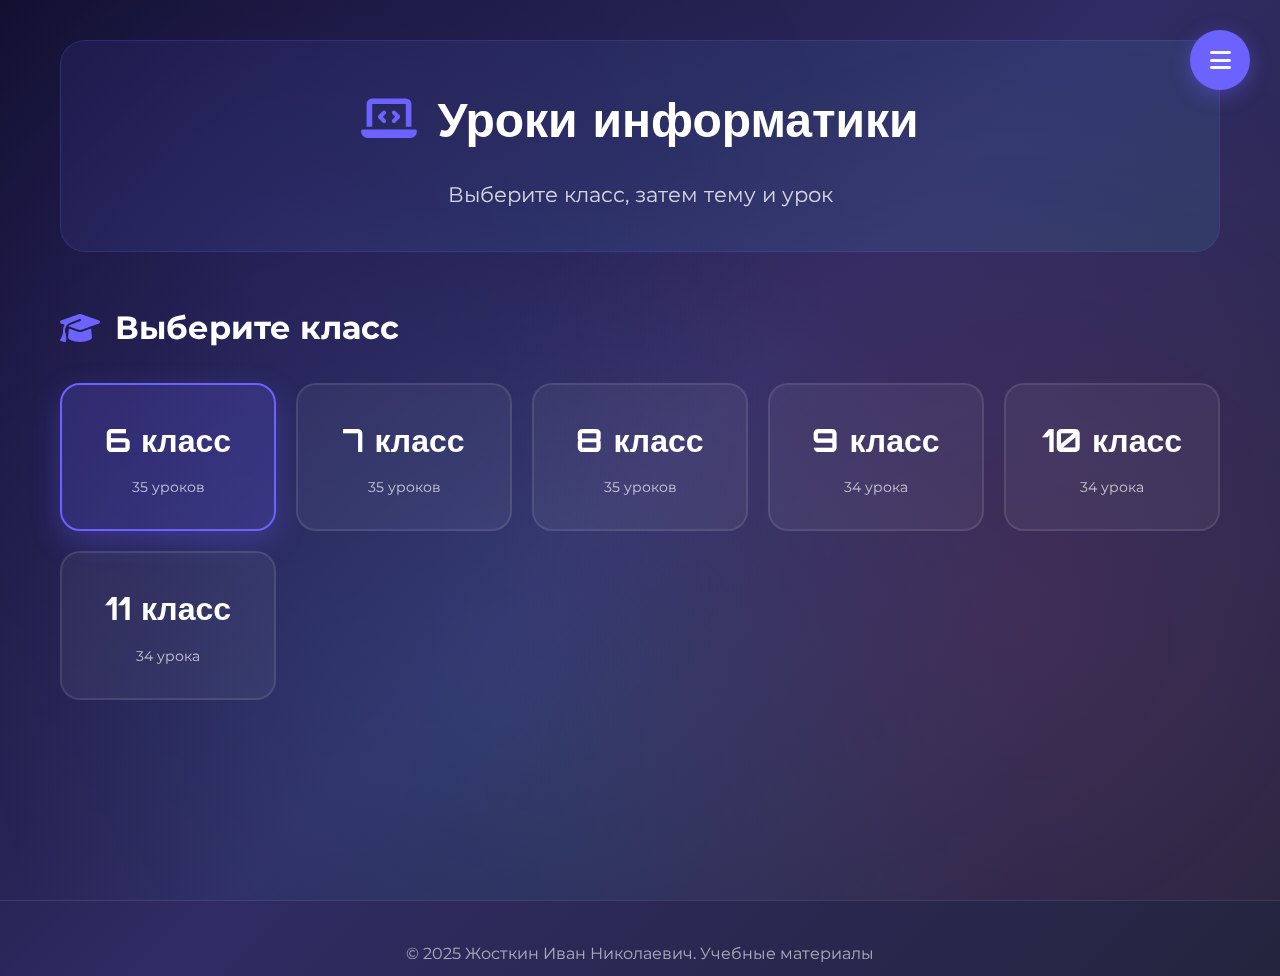
<file: uroki/uroki.html>
<!DOCTYPE html>
<html lang="ru">
<head>
    <meta charset="UTF-8">
    <meta name="viewport" content="width=device-width, initial-scale=1.0">
    <title>Уроки информатики</title>
    <link rel="stylesheet" href="../style.css">
    <link rel="stylesheet" href="uroki-style.css">
    <link rel="preconnect" href="https://fonts.googleapis.com">
    <link rel="preconnect" href="https://fonts.gstatic.com" crossorigin>
    <link href="https://fonts.googleapis.com/css2?family=Montserrat:wght@300;400;500;600;700&family=Orbitron:wght@400;500&display=swap" rel="stylesheet">
    <link rel="stylesheet" href="https://cdnjs.cloudflare.com/ajax/libs/font-awesome/6.4.0/css/all.min.css">
</head>
<body>
    <!-- Анимированный фон -->
    <div class="animated-bg"></div>
    
    <!-- Меню -->
    <nav class="circular-menu">
    <div class="menu-toggle" id="menuToggle">
        <i class="fas fa-bars"></i>
    </div>
    <div class="menu-items" id="menuItems">
        <a href="../index.html" class="menu-item" data-tooltip="Главная">
            <i class="fas fa-home"></i>
        </a>
        <div class="menu-dropdown">
            <a href="#!" class="menu-item main-item" data-tooltip="Учащимся">
                <i class="fas fa-graduation-cap"></i>
            </a>
            <div class="dropdown-content">
                <a href="../uroki/uroki.html">Уроки</a>
                <a href="pages/topics/literature.html">Литература</a>
                <a href="pages/topics/uploads.html">Загрузка работ</a>
                <a href="pages/topics/olympiads.html">Олимпиады</a>
            </div>
        </div>
        <a href="../ai/ai.html" class="menu-item" data-tooltip="Искусственный интеллект">
            <i class="fas fa-robot"></i>
        </a>
        <a href="../bez/bez.html" class="menu-item" data-tooltip="Безопасность">
            <i class="fas fa-shield-alt"></i>
        </a>
        <a href="../norma/index.html" class="menu-item" data-tooltip="Нормативные документы">
            <i class="fas fa-file-contract"></i>
        </a>
        <a href="pages/software.html" class="menu-item" data-tooltip="Программы">
            <i class="fas fa-laptop-code"></i>
        </a>
        <div class="menu-dropdown">
            <a href="#!" class="menu-item main-item" data-tooltip="Интересное">
                <i class="fas fa-star"></i>
            </a>
            <div class="dropdown-content">
                <a href="https://typerun.top/#rus_basic">Тренажер печати</a>
                <a href="pages/fun/telegram.html">Телеграмм бот</a>
                <a href="https://scratch.mit.edu/">Scratch</a>
            </div>
        </div>
        <a href="../contact/contact.html" class="menu-item" data-tooltip="Контакты">
            <i class="fas fa-envelope"></i>
        </a>
    </div>
</nav>

    <!-- Основной контент -->
    <main class="container uroki-container">
        <!-- Заголовок -->
        <header class="uroki-header">
            <h1 class="page-title">
                <i class="fas fa-laptop-code"></i>
                Уроки информатики
            </h1>
            <p class="page-subtitle">Выберите класс, затем тему и урок</p>
        </header>

        <!-- Выбор класса -->
        <section class="classes-section">
            <h2><i class="fas fa-graduation-cap"></i> Выберите класс</h2>
            <div class="classes-grid">
                <div class="class-card active" data-class="6">
                    <h3>6 класс</h3>
                    <p>35 уроков</p>
                </div>
                <div class="class-card" data-class="7">
                    <h3>7 класс</h3>
                    <p>35 уроков</p>
                </div>
                <div class="class-card" data-class="8">
                    <h3>8 класс</h3>
                    <p>35 уроков</p>
                </div>
                <div class="class-card" data-class="9">
                    <h3>9 класс</h3>
                    <p>34 урока</p>
                </div>
                <div class="class-card" data-class="10">
                    <h3>10 класс</h3>
                    <p>34 урока</p>
                </div>
                <div class="class-card" data-class="11">
                    <h3>11 класс</h3>
                    <p>34 урока</p>
                </div>
            </div>
        </section>

        <!-- Выбор темы (показывается после выбора класса) -->
        <section class="themes-section" style="display: none;">
    <h2><i class="fas fa-folder-open"></i> Темы для 6 класса</h2>
    <div class="themes-grid">
        <!-- Темы будут добавляться через JS -->
    </div>
</section>

        <!-- Выбор урока (показывается после выбора темы) -->
        <section class="lessons-section" style="display: none;">
    <h2><i class="fas fa-book-open"></i> Уроки по теме</h2>
    <div class="lessons-grid">
        <!-- Уроки будут добавляться через JS -->
    </div>
            
            
        </section>
    </main>

    <!-- Футер -->
    <footer class="site-footer">
        <div class="footer-content">
            <p>© 2025 Жосткин Иван Николаевич. Учебные материалы</p>
        </div>
    </footer>

    <!-- Кнопка "Наверх" -->
    <button class="scroll-top" id="scrollTop">
        <i class="fas fa-chevron-up"></i>
    </button>

    <!-- Скрипты -->
    <script src="../script.js"></script>
    <script src="uroki-script.js"></script>
</body>
</html>
</file>
<file: style.css>
/* Сброс и базовые стили */
* {
    margin: 0;
    padding: 0;
    box-sizing: border-box;
}

:root {
    --primary: #6c63ff;
    --primary-dark: #524fd5;
    --secondary: #ff6584;
    --dark: #2a2d43;
    --light: #f8f9fa;
    --gray: #e9ecef;
    --accent: #36d1dc;
    --success: #4cc9f0;
    --warning: #ff9e00;
}

body {
    font-family: 'Montserrat', sans-serif;
    background: linear-gradient(135deg, #0f0c29, #302b63, #24243e);
    color: var(--light);
    line-height: 1.6;
    overflow-x: hidden;
    min-height: 100vh;
    position: relative;
}

/* Анимированный фон */
.animated-bg {
    position: fixed;
    top: 0;
    left: 0;
    width: 100%;
    height: 100%;
    background: 
        radial-gradient(circle at 20% 30%, rgba(108, 99, 255, 0.1) 0%, transparent 50%),
        radial-gradient(circle at 80% 70%, rgba(255, 101, 132, 0.1) 0%, transparent 50%),
        radial-gradient(circle at 40% 80%, rgba(54, 209, 220, 0.1) 0%, transparent 50%);
    z-index: -1;
    animation: pulse 15s ease-in-out infinite alternate;
}

@keyframes pulse {
    0% { opacity: 0.7; transform: scale(1); }
    100% { opacity: 1; transform: scale(1.05); }
}

/* Нестандартное круговое меню */
.circular-menu {
    position: fixed;
    top: 30px;
    right: 30px;
    z-index: 1000;
}

.menu-toggle {
    width: 60px;
    height: 60px;
    background: var(--primary);
    border-radius: 50%;
    display: flex;
    align-items: center;
    justify-content: center;
    cursor: pointer;
    box-shadow: 0 5px 20px rgba(108, 99, 255, 0.4);
    transition: all 0.3s ease;
    font-size: 1.5rem;
    z-index: 1001;
}

.menu-toggle:hover {
    background: var(--primary-dark);
    transform: scale(1.1);
    box-shadow: 0 8px 25px rgba(108, 99, 255, 0.6);
}

.menu-items {
    position: absolute;
    top: 0;
    right: 0;
    display: none;
    flex-direction: column;
    gap: 15px;
    padding-top: 70px;
    transition: all 0.5s cubic-bezier(0.68, -0.55, 0.27, 1.55);
}

.menu-items.active {
    display: flex;
    animation: slideIn 0.5s ease forwards;
}

@keyframes slideIn {
    from { opacity: 0; transform: translateY(-20px); }
    to { opacity: 1; transform: translateY(0); }
}

.menu-item {
    width: 50px;
    height: 50px;
    background: rgba(255, 255, 255, 0.1);
    backdrop-filter: blur(10px);
    border-radius: 50%;
    display: flex;
    align-items: center;
    justify-content: center;
    color: white;
    font-size: 1.2rem;
    cursor: pointer;
    transition: all 0.3s ease;
    position: relative;
    border: 1px solid rgba(255, 255, 255, 0.2);
}

.menu-item:hover {
    background: var(--primary);
    transform: translateX(-10px) scale(1.1);
    box-shadow: 0 5px 15px rgba(108, 99, 255, 0.4);
}

.menu-item[data-tooltip]::after {
    content: attr(data-tooltip);
    position: absolute;
    right: 60px;
    top: 50%;
    transform: translateY(-50%);
    background: rgba(0, 0, 0, 0.8);
    color: white;
    padding: 8px 12px;
    border-radius: 6px;
    font-size: 0.8rem;
    white-space: nowrap;
    opacity: 0;
    pointer-events: none;
    transition: opacity 0.3s;
}

.menu-item:hover::after {
    opacity: 1;
}

/* Выпадающие меню */
.menu-dropdown {
    position: relative;
}

.dropdown-content {
    position: absolute;
    top: 0;
    right: 60px;
    background: rgba(42, 45, 67, 0.95);
    backdrop-filter: blur(10px);
    border-radius: 12px;
    padding: 15px;
    min-width: 200px;
    display: none;
    flex-direction: column;
    gap: 10px;
    box-shadow: 0 10px 30px rgba(0, 0, 0, 0.3);
    border: 1px solid rgba(255, 255, 255, 0.1);
    z-index: 1002;
}

.menu-dropdown:hover .dropdown-content {
    display: flex;
    animation: fadeIn 0.3s ease;
}

@keyframes fadeIn {
    from { opacity: 0; transform: translateX(10px); }
    to { opacity: 1; transform: translateX(0); }
}

.dropdown-content a {
    color: var(--light);
    text-decoration: none;
    padding: 10px 15px;
    border-radius: 8px;
    transition: all 0.3s ease;
    font-size: 0.9rem;
    display: flex;
    align-items: center;
    gap: 10px;
}

.dropdown-content a:hover {
    background: var(--primary);
    padding-left: 20px;
}

.dropdown-content a::before {
    content: "›";
    font-size: 1.2rem;
}

/* Основной контейнер */
.container {
    max-width: 1200px;
    margin: 0 auto;
    padding: 40px 20px;
}

/* Герой-заголовок */
.hero {
    text-align: center;
    margin-bottom: 80px;
    position: relative;
}

.title-container {
    position: relative;
    padding: 40px 0;
}

.main-title {
    margin-bottom: 30px;
}

.title-text {
    font-family: 'Orbitron', sans-serif;
    font-size: 4.5rem;
    font-weight: 700;
    background: linear-gradient(90deg, var(--primary), var(--accent), var(--secondary));
    -webkit-background-clip: text;
    background-clip: text;
    color: transparent;
    display: block;
    animation: shine 3s infinite;
}

@keyframes shine {
    0%, 100% { background-position: -200% center; }
    50% { background-position: 200% center; }
}

.title-subtext {
    font-size: 1.5rem;
    color: rgba(255, 255, 255, 0.8);
    margin-top: 20px;
    display: block;
    font-weight: 300;
}

.code-decoration {
    background: rgba(0, 0, 0, 0.3);
    border-radius: 15px;
    padding: 20px;
    max-width: 500px;
    margin: 40px auto 0;
    border-left: 4px solid var(--primary);
}

.code-decoration pre {
    margin: 0;
    overflow-x: auto;
}

.code-decoration code {
    font-family: 'Courier New', monospace;
    color: var(--success);
    font-size: 1.1rem;
}

/* Секции */
.content-section {
    margin-bottom: 80px;
}

.section-header {
    display: flex;
    align-items: center;
    gap: 15px;
    margin-bottom: 40px;
    padding-bottom: 15px;
    border-bottom: 2px solid rgba(108, 99, 255, 0.3);
}

.section-header h2 {
    font-size: 2.2rem;
    font-weight: 600;
}

.section-header .icon {
    font-size: 2rem;
    color: var(--primary);
}

/* Карточки */
.cards-container {
    display: grid;
    grid-template-columns: repeat(auto-fit, minmax(250px, 1fr));
    gap: 30px;
    margin-top: 30px;
}

.card {
    background: rgba(255, 255, 255, 0.05);
    backdrop-filter: blur(10px);
    border-radius: 20px;
    padding: 30px;
    transition: all 0.4s ease;
    border: 1px solid rgba(255, 255, 255, 0.1);
    position: relative;
    overflow: hidden;
}

.card::before {
    content: '';
    position: absolute;
    top: 0;
    left: 0;
    width: 100%;
    height: 5px;
    background: linear-gradient(90deg, var(--primary), var(--accent));
}

.card:hover {
    transform: translateY(-10px);
    box-shadow: 0 20px 40px rgba(0, 0, 0, 0.3);
    background: rgba(255, 255, 255, 0.1);
}

.card-icon {
    width: 70px;
    height: 70px;
    background: linear-gradient(135deg, var(--primary), var(--primary-dark));
    border-radius: 50%;
    display: flex;
    align-items: center;
    justify-content: center;
    margin-bottom: 20px;
    font-size: 1.8rem;
}

.card h3 {
    font-size: 1.5rem;
    margin-bottom: 15px;
    color: var(--accent);
}

.card p {
    color: rgba(255, 255, 255, 0.8);
    font-size: 1rem;
}

/* Цитата */
.quote-section {
    margin: 80px 0;
}

.quote-container {
    background: linear-gradient(135deg, rgba(108, 99, 255, 0.1), rgba(54, 209, 220, 0.1));
    border-radius: 25px;
    padding: 50px;
    position: relative;
    overflow: hidden;
    border: 1px solid rgba(108, 99, 255, 0.2);
}

.quote-icon {
    position: absolute;
    top: 20px;
    left: 20px;
    font-size: 4rem;
    color: rgba(108, 99, 255, 0.2);
}

.quote-container blockquote {
    font-size: 1.8rem;
    font-style: italic;
    line-height: 1.8;
    position: relative;
    z-index: 1;
}

.quote-container footer {
    margin-top: 30px;
    font-size: 1.1rem;
    color: var(--accent);
    font-weight: 500;
}

/* Об учителе */
.teacher-card {
    background: rgba(255, 255, 255, 0.05);
    backdrop-filter: blur(10px);
    border-radius: 25px;
    padding: 40px;
    display: grid;
    grid-template-columns: 300px 1fr;
    gap: 50px;
    border: 1px solid rgba(255, 255, 255, 0.1);
}

.teacher-photo {
    text-align: center;
}

.photo-placeholder {
    width: 200px;
    height: 200px;
    background: linear-gradient(135deg, var(--primary), var(--accent));
    border-radius: 50%;
    display: flex;
    align-items: center;
    justify-content: center;
    margin: 0 auto 30px;
    font-size: 5rem;
    color: white;
}

.teacher-name h3 {
    font-size: 1.8rem;
    margin-bottom: 10px;
    color: var(--accent);
}

.teacher-name p {
    color: rgba(255, 255, 255, 0.7);
    font-size: 1.1rem;
}

.teacher-info {
    display: flex;
    flex-direction: column;
    gap: 25px;
}

.info-item {
    display: flex;
    gap: 20px;
    align-items: flex-start;
}

.info-item i {
    font-size: 1.5rem;
    color: var(--primary);
    margin-top: 5px;
    flex-shrink: 0;
}

.info-item h4 {
    font-size: 1.3rem;
    margin-bottom: 8px;
    color: white;
}

.info-item p {
    color: rgba(255, 255, 255, 0.8);
    line-height: 1.6;
}

/* Футер */
.site-footer {
    margin-top: 100px;
    padding-top: 40px;
    border-top: 1px solid rgba(255, 255, 255, 0.1);
    text-align: center;
}

.footer-content p {
    color: rgba(255, 255, 255, 0.6);
    margin-bottom: 10px;
}

.footer-links {
    margin-top: 20px;
}

.footer-links a {
    color: var(--accent);
    text-decoration: none;
    transition: color 0.3s;
}

.footer-links a:hover {
    color: var(--primary);
    text-decoration: underline;
}

.footer-links span {
    color: rgba(255, 255, 255, 0.4);
    margin: 0 10px;
}

/* Кнопка "Наверх" */
.scroll-top {
    position: fixed;
    bottom: 30px;
    right: 30px;
    width: 50px;
    height: 50px;
    background: var(--primary);
    border: none;
    border-radius: 50%;
    color: white;
    font-size: 1.2rem;
    cursor: pointer;
    opacity: 0;
    transform: translateY(20px);
    transition: all 0.3s ease;
    z-index: 999;
    box-shadow: 0 5px 15px rgba(108, 99, 255, 0.4);
}

.scroll-top.visible {
    opacity: 1;
    transform: translateY(0);
}

.scroll-top:hover {
    background: var(--primary-dark);
    transform: scale(1.1);
}

/* Адаптивность */
@media (max-width: 992px) {
    .teacher-card {
        grid-template-columns: 1fr;
        gap: 40px;
    }
    
    .photo-placeholder {
        width: 150px;
        height: 150px;
        font-size: 4rem;
    }
    
    .title-text {
        font-size: 3.5rem;
    }
}

@media (max-width: 768px) {
    .menu-items {
        position: fixed;
        top: 0;
        right: 0;
        bottom: 0;
        width: 250px;
        background: rgba(42, 45, 67, 0.98);
        backdrop-filter: blur(20px);
        padding: 100px 30px 30px;
        flex-direction: column;
        display: none;
        z-index: 999;
    }
    
    .menu-items.active {
        display: flex;
    }
    
    .menu-item {
        width: 100%;
        border-radius: 10px;
        height: 60px;
        justify-content: flex-start;
        padding-left: 20px;
    }
    
    .menu-item[data-tooltip]::after {
        display: none;
    }
    
    .dropdown-content {
        position: static;
        background: transparent;
        box-shadow: none;
        border: none;
        padding: 15px 0 0 30px;
    }
    
    .title-text {
        font-size: 2.8rem;
    }
    
    .cards-container {
        grid-template-columns: 1fr;
    }
    
    .quote-container {
        padding: 30px;
    }
    
    .quote-container blockquote {
        font-size: 1.5rem;
    }
}

@media (max-width: 480px) {
    .container {
        padding: 20px 15px;
    }
    
    .title-text {
        font-size: 2.2rem;
    }
    
    .section-header h2 {
        font-size: 1.8rem;
    }
    
    .teacher-card {
        padding: 25px;
    }
}
</file>
<file: norma/docs-style.css>
/* Стили для страницы документов */
.docs-container {
    padding-top: 40px;
}

/* Заголовок страницы */
.docs-header {
    background: linear-gradient(135deg, rgba(42, 45, 67, 0.8), rgba(108, 99, 255, 0.2));
    backdrop-filter: blur(10px);
    border-radius: 20px;
    padding: 40px;
    margin-bottom: 40px;
    border: 1px solid rgba(108, 99, 255, 0.3);
    position: relative;
    overflow: hidden;
}

.docs-header::before {
    content: '';
    position: absolute;
    top: -50%;
    right: -50%;
    width: 100%;
    height: 200%;
    background: radial-gradient(circle, rgba(108, 99, 255, 0.1) 0%, transparent 70%);
}

.header-content {
    position: relative;
    z-index: 2;
}

.page-title {
    font-family: 'Orbitron', sans-serif;
    font-size: 3rem;
    margin-bottom: 15px;
    color: white;
    display: flex;
    align-items: center;
    gap: 15px;
}

.page-title i {
    color: var(--primary);
    font-size: 2.5rem;
}

.page-subtitle {
    font-size: 1.2rem;
    color: rgba(255, 255, 255, 0.8);
    margin-bottom: 30px;
    max-width: 600px;
}

/* Поиск и фильтры */
.search-box {
    display: flex;
    gap: 20px;
    align-items: center;
    flex-wrap: wrap;
}

.search-input {
    flex: 1;
    min-width: 300px;
    position: relative;
}

.search-input i {
    position: absolute;
    left: 20px;
    top: 50%;
    transform: translateY(-50%);
    color: var(--primary);
    font-size: 1.2rem;
}

.search-input input {
    width: 100%;
    padding: 15px 20px 15px 50px;
    background: rgba(255, 255, 255, 0.1);
    border: 2px solid rgba(108, 99, 255, 0.3);
    border-radius: 12px;
    color: white;
    font-size: 1rem;
    transition: all 0.3s ease;
}

.search-input input:focus {
    outline: none;
    border-color: var(--primary);
    background: rgba(255, 255, 255, 0.15);
    box-shadow: 0 0 0 3px rgba(108, 99, 255, 0.2);
}

.search-input input::placeholder {
    color: rgba(255, 255, 255, 0.5);
}

.filter-btn {
    padding: 15px 25px;
    background: linear-gradient(135deg, var(--primary), var(--primary-dark));
    border: none;
    border-radius: 12px;
    color: white;
    font-weight: 600;
    cursor: pointer;
    display: flex;
    align-items: center;
    gap: 10px;
    transition: all 0.3s ease;
    white-space: nowrap;
}

.filter-btn:hover {
    transform: translateY(-2px);
    box-shadow: 0 10px 20px rgba(108, 99, 255, 0.3);
}

/* Панель фильтров */
.filters-panel {
    background: rgba(42, 45, 67, 0.9);
    backdrop-filter: blur(10px);
    border-radius: 20px;
    padding: 30px;
    margin-bottom: 40px;
    border: 1px solid rgba(108, 99, 255, 0.2);
    display: none;
}

.filters-panel.active {
    display: block;
    animation: slideDown 0.3s ease;
}

@keyframes slideDown {
    from { opacity: 0; transform: translateY(-20px); }
    to { opacity: 1; transform: translateY(0); }
}

.filter-group {
    margin-bottom: 25px;
}

.filter-group h4 {
    display: flex;
    align-items: center;
    gap: 10px;
    margin-bottom: 15px;
    color: white;
    font-size: 1.1rem;
}

.filter-group h4 i {
    color: var(--primary);
}

.filter-options {
    display: flex;
    flex-wrap: wrap;
    gap: 15px;
}

.filter-checkbox {
    display: flex;
    align-items: center;
    gap: 8px;
    cursor: pointer;
    padding: 8px 15px;
    background: rgba(255, 255, 255, 0.05);
    border-radius: 8px;
    transition: all 0.3s ease;
}

.filter-checkbox:hover {
    background: rgba(108, 99, 255, 0.1);
}

.filter-checkbox input[type="checkbox"] {
    width: 18px;
    height: 18px;
    accent-color: var(--primary);
}

.filter-checkbox span {
    color: rgba(255, 255, 255, 0.9);
    font-size: 0.95rem;
}

/* Слайдер года */
.year-slider {
    padding: 0 10px;
}

.slider {
    width: 100%;
    height: 6px;
    border-radius: 3px;
    background: rgba(255, 255, 255, 0.1);
    outline: none;
    -webkit-appearance: none;
}

.slider::-webkit-slider-thumb {
    -webkit-appearance: none;
    width: 22px;
    height: 22px;
    border-radius: 50%;
    background: var(--primary);
    cursor: pointer;
    border: 3px solid white;
    box-shadow: 0 2px 5px rgba(0, 0, 0, 0.2);
}

.year-display {
    display: flex;
    justify-content: space-between;
    margin-top: 10px;
    color: rgba(255, 255, 255, 0.7);
    font-size: 0.9rem;
}

#currentYear {
    color: var(--primary);
    font-weight: 600;
}

.apply-filters {
    width: 100%;
    padding: 15px;
    background: linear-gradient(135deg, var(--accent), #5d8fff);
    border: none;
    border-radius: 12px;
    color: white;
    font-weight: 600;
    font-size: 1rem;
    cursor: pointer;
    transition: all 0.3s ease;
    margin-top: 10px;
}

.apply-filters:hover {
    transform: translateY(-2px);
    box-shadow: 0 10px 20px rgba(54, 209, 220, 0.3);
}

/* Сетка документов */
.section-title {
    display: flex;
    align-items: center;
    gap: 15px;
    margin-bottom: 30px;
    font-size: 2rem;
    color: white;
}

.section-title i {
    color: var(--secondary);
    font-size: 1.8rem;
}

.doc-count {
    margin-left: auto;
    font-size: 1rem;
    color: rgba(255, 255, 255, 0.6);
    background: rgba(255, 255, 255, 0.1);
    padding: 5px 15px;
    border-radius: 20px;
}

.docs-grid {
    display: grid;
    grid-template-columns: repeat(auto-fill, minmax(350px, 1fr));
    gap: 30px;
    margin-bottom: 50px;
}

/* Карточка документа */
.doc-card {
    background: rgba(255, 255, 255, 0.05);
    backdrop-filter: blur(10px);
    border-radius: 20px;
    overflow: hidden;
    transition: all 0.4s cubic-bezier(0.175, 0.885, 0.32, 1.1);
    border: 1px solid rgba(255, 255, 255, 0.1);
    position: relative;
    opacity: 0;
    transform: translateY(20px);
    animation: cardAppear 0.5s ease forwards;
}

.doc-card:nth-child(1) { animation-delay: 0.1s; }
.doc-card:nth-child(2) { animation-delay: 0.2s; }
.doc-card:nth-child(3) { animation-delay: 0.3s; }
.doc-card:nth-child(4) { animation-delay: 0.4s; }
.doc-card:nth-child(5) { animation-delay: 0.5s; }
.doc-card:nth-child(6) { animation-delay: 0.6s; }

@keyframes cardAppear {
    to {
        opacity: 1;
        transform: translateY(0);
    }
}

.doc-card:hover {
    transform: translateY(-10px) scale(1.02);
    box-shadow: 0 20px 40px rgba(0, 0, 0, 0.4);
    border-color: var(--primary);
}

.doc-header {
    padding: 25px 25px 15px;
    display: flex;
    justify-content: space-between;
    align-items: flex-start;
}

.doc-icon {
    width: 60px;
    height: 60px;
    border-radius: 15px;
    display: flex;
    align-items: center;
    justify-content: center;
    font-size: 1.8rem;
    color: white;
}

.doc-icon.federal {
    background: linear-gradient(135deg, #ff6584, #ff3366);
}

.doc-icon.school {
    background: linear-gradient(135deg, #4cc9f0, #2a9df4);
}

.doc-icon.methodical {
    background: linear-gradient(135deg, #36d1dc, #5d8fff);
}

.doc-icon.legal {
    background: linear-gradient(135deg, #ff9e00, #ff6600);
}

.doc-badge {
    padding: 5px 12px;
    background: rgba(255, 255, 255, 0.1);
    border-radius: 20px;
    font-size: 0.8rem;
    color: rgba(255, 255, 255, 0.9);
    border: 1px solid rgba(255, 255, 255, 0.2);
}

.doc-badge.new {
    background: rgba(76, 201, 240, 0.2);
    color: #4cc9f0;
    border-color: #4cc9f0;
}

.doc-badge.popular {
    background: rgba(255, 101, 132, 0.2);
    color: #ff6584;
    border-color: #ff6584;
}

.doc-body {
    padding: 0 25px 20px;
}

.doc-title {
    font-size: 1.4rem;
    margin-bottom: 10px;
    color: white;
    line-height: 1.4;
}

.doc-description {
    color: rgba(255, 255, 255, 0.7);
    font-size: 0.95rem;
    line-height: 1.6;
    margin-bottom: 20px;
    display: -webkit-box;
    -webkit-line-clamp: 3;
    -webkit-box-orient: vertical;
    overflow: hidden;
}

.doc-meta {
    display: flex;
    gap: 20px;
    margin-top: 15px;
}

.meta-item {
    display: flex;
    align-items: center;
    gap: 5px;
    color: rgba(255, 255, 255, 0.6);
    font-size: 0.9rem;
}

.meta-item i {
    font-size: 0.9rem;
}

.doc-footer {
    padding: 20px 25px;
    background: rgba(0, 0, 0, 0.1);
    border-top: 1px solid rgba(255, 255, 255, 0.05);
    display: flex;
    gap: 10px;
}

.doc-btn {
    flex: 1;
    padding: 12px;
    text-align: center;
    border-radius: 10px;
    text-decoration: none;
    font-weight: 500;
    font-size: 0.9rem;
    transition: all 0.3s ease;
    display: flex;
    align-items: center;
    justify-content: center;
    gap: 8px;
}

.preview-btn {
    background: rgba(108, 99, 255, 0.1);
    color: var(--primary);
    border: 1px solid rgba(108, 99, 255, 0.3);
}

.preview-btn:hover {
    background: var(--primary);
    color: white;
    transform: translateY(-2px);
}

.download-btn {
    background: linear-gradient(135deg, var(--primary), var(--primary-dark));
    color: white;
    border: none;
}

.download-btn:hover {
    background: linear-gradient(135deg, var(--primary-dark), #524fd5);
    transform: translateY(-2px);
    box-shadow: 0 5px 15px rgba(108, 99, 255, 0.3);
}

/* Пустая папка */
.empty-folder {
    text-align: center;
    padding: 60px 20px;
    background: rgba(255, 255, 255, 0.03);
    border-radius: 20px;
    border: 2px dashed rgba(255, 255, 255, 0.1);
    margin: 40px 0;
}

.empty-icon {
    font-size: 4rem;
    color: rgba(255, 255, 255, 0.2);
    margin-bottom: 20px;
}

.empty-folder h3 {
    color: white;
    margin-bottom: 10px;
    font-size: 1.8rem;
}

.empty-folder p {
    color: rgba(255, 255, 255, 0.6);
    max-width: 400px;
    margin: 0 auto;
}

/* Быстрая навигация */
.quick-nav {
    background: rgba(255, 255, 255, 0.05);
    backdrop-filter: blur(10px);
    border-radius: 20px;
    padding: 30px;
    margin: 40px 0;
    border: 1px solid rgba(255, 255, 255, 0.1);
}

.quick-nav h3 {
    display: flex;
    align-items: center;
    gap: 10px;
    margin-bottom: 25px;
    color: white;
    font-size: 1.5rem;
}

.quick-nav h3 i {
    color: var(--accent);
}

.folders {
    display: grid;
    grid-template-columns: repeat(auto-fill, minmax(200px, 1fr));
    gap: 15px;
}

.folder {
    display: flex;
    align-items: center;
    gap: 12px;
    padding: 15px;
    background: rgba(255, 255, 255, 0.05);
    border-radius: 12px;
    text-decoration: none;
    color: rgba(255, 255, 255, 0.8);
    transition: all 0.3s ease;
    border: 1px solid transparent;
}

.folder:hover {
    background: rgba(108, 99, 255, 0.1);
    border-color: rgba(108, 99, 255, 0.3);
    transform: translateY(-3px);
    color: white;
}

.folder i {
    font-size: 1.2rem;
}

.folder-count {
    margin-left: auto;
    background: rgba(255, 255, 255, 0.1);
    padding: 3px 10px;
    border-radius: 12px;
    font-size: 0.8rem;
    color: var(--accent);
}

/* Информационные карточки */
.docs-info {
    display: grid;
    grid-template-columns: repeat(auto-fit, minmax(300px, 1fr));
    gap: 20px;
    margin-top: 50px;
}

.info-card {
    background: linear-gradient(135deg, rgba(108, 99, 255, 0.1), rgba(54, 209, 220, 0.1));
    border-radius: 15px;
    padding: 25px;
    border: 1px solid rgba(108, 99, 255, 0.2);
}

.info-card i {
    font-size: 1.8rem;
    color: var(--primary);
    margin-bottom: 15px;
}

.info-card h4 {
    color: white;
    margin-bottom: 10px;
    font-size: 1.2rem;
}

.info-card p {
    color: rgba(255, 255, 255, 0.7);
    font-size: 0.95rem;
    line-height: 1.6;
}

/* Модальное окно предпросмотра */
.modal-overlay {
    position: fixed;
    top: 0;
    left: 0;
    width: 100%;
    height: 100%;
    background: rgba(0, 0, 0, 0.8);
    backdrop-filter: blur(10px);
    z-index: 2000;
    display: none;
    align-items: center;
    justify-content: center;
    opacity: 0;
    transition: opacity 0.3s ease;
}

.modal-overlay.active {
    display: flex;
    opacity: 1;
}

.modal-content {
    background: rgba(42, 45, 67, 0.95);
    border-radius: 20px;
    width: 90%;
    max-width: 900px;
    max-height: 90vh;
    overflow: hidden;
    border: 1px solid rgba(108, 99, 255, 0.3);
    animation: modalAppear 0.3s ease;
}

@keyframes modalAppear {
    from { transform: scale(0.9); opacity: 0; }
    to { transform: scale(1); opacity: 1; }
}

.modal-header {
    padding: 20px 30px;
    background: rgba(0, 0, 0, 0.2);
    border-bottom: 1px solid rgba(255, 255, 255, 0.1);
    display: flex;
    justify-content: space-between;
    align-items: center;
}

.modal-header h3 {
    color: white;
    font-size: 1.5rem;
}

.modal-close {
    background: none;
    border: none;
    color: white;
    font-size: 2rem;
    cursor: pointer;
    width: 40px;
    height: 40px;
    display: flex;
    align-items: center;
    justify-content: center;
    border-radius: 50%;
    transition: all 0.3s ease;
}

.modal-close:hover {
    background: rgba(255, 255, 255, 0.1);
    transform: rotate(90deg);
}

.modal-body {
    padding: 0;
    height: 70vh;
}

#pdfViewer {
    width: 100%;
    height: calc(100% - 50px);
    border: none;
}

.modal-note {
    padding: 15px 30px;
    color: rgba(255, 255, 255, 0.6);
    font-size: 0.9rem;
    text-align: center;
    background: rgba(0, 0, 0, 0.2);
    border-top: 1px solid rgba(255, 255, 255, 0.1);
}

/* Адаптивность */
@media (max-width: 992px) {
    .docs-grid {
        grid-template-columns: repeat(auto-fill, minmax(300px, 1fr));
    }
    
    .page-title {
        font-size: 2.5rem;
    }
}

@media (max-width: 768px) {
    .search-box {
        flex-direction: column;
        align-items: stretch;
    }
    
    .search-input {
        min-width: auto;
    }
    
    .docs-header {
        padding: 30px 20px;
    }
    
    .docs-grid {
        grid-template-columns: 1fr;
    }
    
    .page-title {
        font-size: 2rem;
    }
    
    .section-title {
        font-size: 1.7rem;
        flex-wrap: wrap;
    }
    
    .doc-count {
        margin-left: 0;
        margin-top: 10px;
    }
    
    .folders {
        grid-template-columns: 1fr;
    }
}

@media (max-width: 480px) {
    .doc-footer {
        flex-direction: column;
    }
    
    .doc-btn {
        width: 100%;
    }
    
    .docs-info {
        grid-template-columns: 1fr;
    }
}

/* Дополнительные цвета для категорий */
.doc-icon.fundamental {
    background: linear-gradient(135deg, #ff3366, #ff0066);
}

.doc-icon.security {
    background: linear-gradient(135deg, #ff9e00, #ff6600);
}

.doc-icon.education {
    background: linear-gradient(135deg, #4cc9f0, #2a9df4);
}

.doc-icon.program {
    background: linear-gradient(135deg, #36d1dc, #5d8fff);
}

.doc-icon.legal {
    background: linear-gradient(135deg, #9c27b0, #673ab7);
}

.doc-icon.health {
    background: linear-gradient(135deg, #4caf50, #2e7d32);
}

.doc-icon.government {
    background: linear-gradient(135deg, #795548, #5d4037);
}

.doc-icon.it {
    background: linear-gradient(135deg, #2196f3, #0d47a1);
}

.doc-badge.main {
    background: rgba(255, 51, 102, 0.2);
    color: #ff3366;
    border-color: #ff3366;
}
</file>
<file: ai/ai-style.css>
/* Стили для страницы "Искусственный интеллект" */

/* Герой-заголовок для страницы ИИ */
.hero .title-text {
    font-size: 3.8rem;
    background: linear-gradient(90deg, #6c63ff, #36d1dc, #ff6584, #6c63ff);
    background-size: 300% 300%;
    -webkit-background-clip: text;
    background-clip: text;
    animation: gradient-shift 4s ease infinite;
}

@keyframes gradient-shift {
    0% { background-position: 0% 50%; }
    50% { background-position: 100% 50%; }
    100% { background-position: 0% 50%; }
}

/* Раскрывающийся текст */
.text-collapse {
    background: rgba(255, 255, 255, 0.05);
    backdrop-filter: blur(10px);
    border-radius: 20px;
    padding: 30px;
    margin-bottom: 40px;
    border: 1px solid rgba(108, 99, 255, 0.2);
    position: relative;
    overflow: hidden;
}

.text-collapse-content {
    max-height: 300px;
    overflow: hidden;
    transition: max-height 0.5s ease;
    position: relative;
}

.text-collapse-content.expanded {
    max-height: 2000px;
}

.text-collapse-content::after {
    content: '';
    position: absolute;
    bottom: 0;
    left: 0;
    width: 100%;
    height: 60px;
    background: linear-gradient(to top, rgba(42, 45, 67, 0.9), transparent);
    opacity: 1;
    transition: opacity 0.3s ease;
}

.text-collapse-content.expanded::after {
    opacity: 0;
}

.text-collapse-content p {
    margin-bottom: 20px;
    line-height: 1.7;
    color: rgba(255, 255, 255, 0.9);
}

.collapse-toggle {
    display: flex;
    align-items: center;
    justify-content: center;
    gap: 10px;
    background: var(--primary);
    color: white;
    border: none;
    padding: 12px 25px;
    border-radius: 50px;
    font-size: 1rem;
    font-weight: 600;
    cursor: pointer;
    margin: 20px auto 0;
    transition: all 0.3s ease;
    box-shadow: 0 5px 15px rgba(108, 99, 255, 0.3);
}

.collapse-toggle:hover {
    background: var(--primary-dark);
    transform: translateY(-3px);
    box-shadow: 0 8px 20px rgba(108, 99, 255, 0.4);
}

.toggle-icon {
    transition: transform 0.3s ease;
}

.collapse-toggle.active .toggle-icon {
    transform: rotate(180deg);
}

/* Информационная сетка */
.info-grid {
    display: grid;
    grid-template-columns: repeat(auto-fit, minmax(300px, 1fr));
    gap: 25px;
    margin: 30px 0;
}

.info-item-card {
    background: rgba(255, 255, 255, 0.03);
    border-radius: 15px;
    padding: 25px;
    border: 1px solid rgba(108, 99, 255, 0.1);
    transition: all 0.3s ease;
}

.info-item-card:hover {
    background: rgba(108, 99, 255, 0.05);
    transform: translateY(-5px);
}

.info-item-card h3 {
    color: var(--accent);
    font-size: 1.3rem;
    margin-bottom: 15px;
    display: flex;
    align-items: center;
    gap: 10px;
}

.info-item-card p {
    color: rgba(255, 255, 255, 0.8);
    line-height: 1.6;
}

/* Карточки нейросетей */
.ai-cards-container {
    display: grid;
    grid-template-columns: repeat(auto-fill, minmax(350px, 1fr));
    gap: 30px;
    margin-top: 30px;
}

.ai-card {
    background: rgba(255, 255, 255, 0.05);
    backdrop-filter: blur(10px);
    border-radius: 20px;
    overflow: hidden;
    border: 1px solid rgba(255, 255, 255, 0.1);
    transition: all 0.4s ease;
    position: relative;
}

.ai-card:hover {
    transform: translateY(-10px);
    box-shadow: 0 20px 40px rgba(0, 0, 0, 0.3);
    border-color: rgba(108, 99, 255, 0.3);
}

.ai-card::before {
    content: '';
    position: absolute;
    top: 0;
    left: 0;
    width: 100%;
    height: 5px;
    background: linear-gradient(90deg, var(--primary), var(--accent));
}

.ai-card-header {
    padding: 25px 25px 15px;
    display: flex;
    flex-direction: column;
    align-items: center;
    text-align: center;
    border-bottom: 1px solid rgba(255, 255, 255, 0.05);
}

.ai-card-icon {
    width: 70px;
    height: 70px;
    background: linear-gradient(135deg, var(--primary), var(--accent));
    border-radius: 50%;
    display: flex;
    align-items: center;
    justify-content: center;
    font-size: 1.8rem;
    margin-bottom: 15px;
}

.ai-card h3 {
    font-size: 1.5rem;
    color: white;
    margin-bottom: 8px;
}

.ai-card-category {
    background: rgba(54, 209, 220, 0.1);
    color: var(--accent);
    padding: 5px 15px;
    border-radius: 20px;
    font-size: 0.9rem;
    font-weight: 500;
}

.ai-card-body {
    padding: 20px 25px 25px;
}

.ai-card-description {
    color: rgba(255, 255, 255, 0.9);
    line-height: 1.6;
    margin-bottom: 20px;
    font-size: 0.95rem;
}

.ai-card-features {
    margin-bottom: 25px;
}

.ai-card-features h4 {
    color: var(--accent);
    font-size: 1.1rem;
    margin-bottom: 12px;
    display: flex;
    align-items: center;
    gap: 8px;
}

.ai-card-features ul {
    list-style: none;
    padding-left: 0;
}

.ai-card-features li {
    color: rgba(255, 255, 255, 0.8);
    padding: 6px 0;
    padding-left: 25px;
    position: relative;
    font-size: 0.9rem;
}

.ai-card-features li::before {
    content: '✓';
    position: absolute;
    left: 0;
    color: var(--primary);
    font-weight: bold;
}

.ai-card-link {
    display: inline-flex;
    align-items: center;
    justify-content: center;
    gap: 10px;
    background: rgba(108, 99, 255, 0.1);
    color: var(--primary);
    text-decoration: none;
    padding: 12px 25px;
    border-radius: 50px;
    font-weight: 600;
    transition: all 0.3s ease;
    width: 100%;
    text-align: center;
    border: 1px solid rgba(108, 99, 255, 0.2);
}

.ai-card-link:hover {
    background: var(--primary);
    color: white;
    transform: translateY(-3px);
    box-shadow: 0 5px 15px rgba(108, 99, 255, 0.3);
}

/* Образовательная сетка */
.education-grid {
    display: grid;
    grid-template-columns: repeat(auto-fit, minmax(250px, 1fr));
    gap: 25px;
    margin-top: 30px;
}

.edu-card {
    background: rgba(255, 255, 255, 0.03);
    border-radius: 15px;
    padding: 30px 25px;
    text-align: center;
    border: 1px solid rgba(108, 99, 255, 0.1);
    transition: all 0.3s ease;
}

.edu-card:hover {
    background: rgba(108, 99, 255, 0.05);
    transform: translateY(-8px);
    border-color: rgba(108, 99, 255, 0.3);
}

.edu-icon {
    width: 70px;
    height: 70px;
    background: linear-gradient(135deg, var(--primary), var(--primary-dark));
    border-radius: 50%;
    display: flex;
    align-items: center;
    justify-content: center;
    margin: 0 auto 20px;
    font-size: 1.8rem;
}

.edu-card h3 {
    color: var(--accent);
    font-size: 1.3rem;
    margin-bottom: 15px;
}

.edu-card p {
    color: rgba(255, 255, 255, 0.8);
    line-height: 1.6;
    font-size: 0.95rem;
}

/* Адаптивность */
@media (max-width: 992px) {
    .ai-cards-container {
        grid-template-columns: repeat(auto-fill, minmax(300px, 1fr));
    }
}

@media (max-width: 768px) {
    .hero .title-text {
        font-size: 2.8rem;
    }
    
    .info-grid {
        grid-template-columns: 1fr;
    }
    
    .ai-cards-container {
        grid-template-columns: 1fr;
    }
    
    .education-grid {
        grid-template-columns: repeat(2, 1fr);
    }
}

@media (max-width: 576px) {
    .hero .title-text {
        font-size: 2.2rem;
    }
    
    .education-grid {
        grid-template-columns: 1fr;
    }
    
    .text-collapse {
        padding: 20px;
    }
    
    .ai-card-header, .ai-card-body {
        padding: 20px;
    }
}
</file>
<file: bez/bez-style.css>
/* Стили для страницы "Безопасность" */

/* Герой-заголовок для страницы безопасности */
.hero .title-text {
    font-size: 3.5rem;
    background: linear-gradient(90deg, #36d1dc, #6c63ff, #ff6584);
    background-size: 300% 300%;
    -webkit-background-clip: text;
    background-clip: text;
    animation: gradient-shift 5s ease infinite;
}

@keyframes gradient-shift {
    0% { background-position: 0% 50%; }
    50% { background-position: 100% 50%; }
    100% { background-position: 0% 50%; }
}

/* Карточки понятий */
.concepts-grid {
    display: grid;
    grid-template-columns: repeat(auto-fit, minmax(300px, 1fr));
    gap: 30px;
    margin-top: 30px;
}

.concept-card {
    background: rgba(255, 255, 255, 0.05);
    backdrop-filter: blur(10px);
    border-radius: 20px;
    padding: 30px;
    border: 1px solid rgba(255, 255, 255, 0.1);
    transition: all 0.4s ease;
    position: relative;
    overflow: hidden;
}

.concept-card:hover {
    transform: translateY(-10px);
    box-shadow: 0 20px 40px rgba(0, 0, 0, 0.3);
    border-color: rgba(54, 209, 220, 0.3);
}

.concept-card::before {
    content: '';
    position: absolute;
    top: 0;
    left: 0;
    width: 100%;
    height: 5px;
    background: linear-gradient(90deg, var(--accent), var(--primary));
}

.concept-icon {
    width: 70px;
    height: 70px;
    background: linear-gradient(135deg, var(--accent), var(--primary));
    border-radius: 50%;
    display: flex;
    align-items: center;
    justify-content: center;
    margin-bottom: 20px;
    font-size: 1.8rem;
}

.concept-card h3 {
    color: var(--accent);
    font-size: 1.5rem;
    margin-bottom: 15px;
}

.concept-definition {
    color: rgba(255, 255, 255, 0.9);
    line-height: 1.6;
    margin-bottom: 20px;
    font-size: 0.95rem;
}

.concept-details h4 {
    color: white;
    font-size: 1.1rem;
    margin-bottom: 10px;
    display: flex;
    align-items: center;
    gap: 8px;
}

.concept-details ul {
    list-style: none;
    padding-left: 0;
}

.concept-details li {
    color: rgba(255, 255, 255, 0.8);
    padding: 5px 0;
    padding-left: 25px;
    position: relative;
    font-size: 0.9rem;
}

.concept-details li::before {
    content: '•';
    position: absolute;
    left: 10px;
    color: var(--primary);
    font-size: 1.2rem;
}

/* Схема взаимосвязи понятий */
.scheme-container {
    background: rgba(255, 255, 255, 0.03);
    backdrop-filter: blur(10px);
    border-radius: 20px;
    padding: 40px;
    border: 1px solid rgba(108, 99, 255, 0.1);
    margin-top: 30px;
}

.scheme {
    position: relative;
    width: 100%;
    height: 500px;
    margin: 0 auto 40px;
}

/* Центральный элемент */
.scheme-center {
    position: absolute;
    top: 50%;
    left: 50%;
    transform: translate(-50%, -50%);
    z-index: 10;
}

.main-node {
    width: 180px;
    height: 180px;
    background: linear-gradient(135deg, var(--primary), var(--accent));
    border-radius: 50%;
    display: flex;
    flex-direction: column;
    align-items: center;
    justify-content: center;
    color: white;
    font-weight: 600;
    text-align: center;
    padding: 20px;
    box-shadow: 0 10px 30px rgba(108, 99, 255, 0.3);
    animation: pulse 2s ease-in-out infinite;
}

.main-node i {
    font-size: 2.5rem;
    margin-bottom: 10px;
}

/* Внешние узлы */
.scheme-node {
    position: absolute;
    width: 160px;
    height: 160px;
    background: rgba(42, 45, 67, 0.95);
    border-radius: 20px;
    display: flex;
    flex-direction: column;
    align-items: center;
    justify-content: center;
    color: white;
    text-align: center;
    padding: 20px;
    border: 2px solid var(--accent);
    transition: all 0.3s ease;
    z-index: 5;
    box-shadow: 0 5px 15px rgba(0, 0, 0, 0.2);
}

.scheme-node:hover {
    transform: scale(1.05);
    box-shadow: 0 10px 25px rgba(54, 209, 220, 0.3);
    border-color: var(--primary);
}

.scheme-node i {
    font-size: 2rem;
    margin-bottom: 10px;
    color: var(--accent);
}

.scheme-node span {
    font-size: 0.95rem;
    line-height: 1.4;
}

/* Позиционирование узлов по кругу с учетом размеров */
.node-top {
    top: -5%;
    left: 42.5%;
    transform: translateX(-50%);
}

.node-right {
    top: 35%;
    right: 5%;
    transform: translateY(-50%);
}

.node-bottom {
    bottom: -5%;
    left: 42.5%;
    transform: translateX(-50%);
}

.node-left {
    top: 35%;
    left: 5%;
    transform: translateY(-50%);
}

/* Линии соединений */
.connection-line {
    position: absolute;
    background: rgba(108, 99, 255, 0.4);
    z-index: 1;
}

.line-top {
    top: 180px; /* От нижней границы центрального круга */
    left: 50%;
    width: 2px;
    height: 80px;
    transform: translateX(-50%);
}

.line-right {
    top: 50%;
    right: 180px; /* От правой границы центрального круга */
    width: 150px;
    height: 2px;
    transform: translateY(-50%);
}

.line-bottom {
    bottom: 180px; /* От верхней границы центрального круга */
    left: 50%;
    width: 2px;
    height: 80px;
    transform: translateX(-50%);
}

.line-left {
    top: 50%;
    left: 180px; /* От левой границы центрального круга */
    width: 150px;
    height: 2px;
    transform: translateY(-50%);
}

.scheme-explanation {
    color: rgba(255, 255, 255, 0.9);
    line-height: 1.7;
    font-size: 1.05rem;
    text-align: center;
    max-width: 800px;
    margin: 0 auto;
}

.scheme-explanation strong {
    color: var(--accent);
}

/* Нормативные документы */
.law-section {
    background: rgba(255, 255, 255, 0.03);
    backdrop-filter: blur(10px);
    border-radius: 20px;
    padding: 30px;
    margin-bottom: 30px;
    border: 1px solid rgba(255, 255, 255, 0.05);
}

.law-header {
    display: flex;
    align-items: center;
    justify-content: space-between;
    margin-bottom: 25px;
    padding-bottom: 15px;
    border-bottom: 2px solid rgba(108, 99, 255, 0.2);
}

.law-header h3 {
    color: white;
    font-size: 1.4rem;
    display: flex;
    align-items: center;
    gap: 10px;
}

.law-badge {
    background: linear-gradient(90deg, var(--primary), var(--primary-dark));
    color: white;
    padding: 5px 15px;
    border-radius: 20px;
    font-size: 0.9rem;
    font-weight: 600;
}

.law-articles {
    display: flex;
    flex-direction: column;
    gap: 20px;
}

.article-card {
    background: rgba(0, 0, 0, 0.2);
    border-radius: 15px;
    padding: 25px;
    border-left: 4px solid var(--accent);
    transition: all 0.3s ease;
}

.article-card:hover {
    background: rgba(0, 0, 0, 0.3);
    transform: translateX(5px);
}

.article-number {
    color: var(--accent);
    font-weight: 600;
    font-size: 1.1rem;
    margin-bottom: 15px;
}

.article-content p {
    color: rgba(255, 255, 255, 0.9);
    line-height: 1.7;
    margin-bottom: 15px;
}

.article-penalty {
    background: rgba(255, 101, 132, 0.1);
    padding: 12px 15px;
    border-radius: 10px;
    margin-top: 15px;
    color: rgba(255, 255, 255, 0.9);
    display: flex;
    align-items: center;
    gap: 10px;
    font-size: 0.95rem;
}

.article-penalty i {
    color: var(--secondary);
}

.concept-list {
    list-style: none;
    padding-left: 0;
}

.concept-list li {
    color: rgba(255, 255, 255, 0.9);
    padding: 8px 0;
    padding-left: 30px;
    position: relative;
}

.concept-list li::before {
    content: '✓';
    position: absolute;
    left: 0;
    color: var(--primary);
    font-weight: bold;
    font-size: 1.1rem;
}

.threats-grid {
    display: grid;
    grid-template-columns: repeat(auto-fit, minmax(150px, 1fr));
    gap: 15px;
    margin-top: 15px;
}

.threat-item {
    background: rgba(255, 101, 132, 0.1);
    border-radius: 10px;
    padding: 15px;
    display: flex;
    flex-direction: column;
    align-items: center;
    text-align: center;
    gap: 10px;
    transition: all 0.3s ease;
}

.threat-item:hover {
    background: rgba(255, 101, 132, 0.2);
    transform: translateY(-5px);
}

.threat-item i {
    font-size: 1.5rem;
    color: var(--secondary);
}

.threat-item span {
    color: rgba(255, 255, 255, 0.9);
    font-size: 0.9rem;
    font-weight: 500;
}

/* Практические упражнения */
.exercises-container {
    display: flex;
    flex-direction: column;
    gap: 40px;
    margin-top: 30px;
}

.exercise-card {
    background: rgba(255, 255, 255, 0.05);
    backdrop-filter: blur(10px);
    border-radius: 20px;
    padding: 30px;
    border: 1px solid rgba(255, 255, 255, 0.1);
}

.exercise-header {
    display: flex;
    align-items: center;
    justify-content: space-between;
    margin-bottom: 25px;
    padding-bottom: 15px;
    border-bottom: 2px solid rgba(108, 99, 255, 0.2);
}

.exercise-header h3 {
    color: white;
    font-size: 1.4rem;
    display: flex;
    align-items: center;
    gap: 10px;
}

.exercise-difficulty {
    padding: 5px 15px;
    border-radius: 20px;
    font-size: 0.9rem;
    font-weight: 600;
}

.exercise-difficulty.easy {
    background: rgba(76, 201, 240, 0.2);
    color: var(--success);
}

.exercise-difficulty.medium {
    background: rgba(255, 158, 0, 0.2);
    color: var(--warning);
}

.exercise-difficulty.hard {
    background: rgba(255, 101, 132, 0.2);
    color: var(--secondary);
}

.exercise-question {
    color: rgba(255, 255, 255, 0.95);
    font-size: 1.1rem;
    margin-bottom: 25px;
    line-height: 1.6;
}

.exercise-options {
    display: flex;
    flex-direction: column;
    gap: 15px;
    margin-bottom: 25px;
}

.option {
    position: relative;
}

.option input {
    display: none;
}

.option label {
    display: block;
    background: rgba(255, 255, 255, 0.05);
    border: 2px solid rgba(255, 255, 255, 0.1);
    border-radius: 12px;
    padding: 18px 20px;
    cursor: pointer;
    transition: all 0.3s ease;
}

.option label:hover {
    background: rgba(255, 255, 255, 0.1);
    border-color: rgba(108, 99, 255, 0.3);
}

.option input:checked + label {
    background: rgba(108, 99, 255, 0.1);
    border-color: var(--primary);
}

.option-text {
    color: rgba(255, 255, 255, 0.95);
    font-size: 1rem;
    font-weight: 500;
}

.option.correct label {
    background: rgba(76, 201, 240, 0.1);
    border-color: var(--success);
}

.option.incorrect label {
    background: rgba(255, 101, 132, 0.1);
    border-color: var(--secondary);
}

.phishing-example {
    background: rgba(0, 0, 0, 0.3);
    border-radius: 15px;
    padding: 25px;
    margin-bottom: 25px;
    border: 1px solid rgba(255, 101, 132, 0.2);
}

.email-header {
    color: var(--accent);
    margin-bottom: 20px;
    padding-bottom: 15px;
    border-bottom: 1px solid rgba(255, 255, 255, 0.1);
}

.email-body {
    color: rgba(255, 255, 255, 0.9);
    line-height: 1.7;
}

.fake-link {
    color: var(--secondary);
    text-decoration: none;
    font-weight: 500;
}

.fake-link:hover {
    text-decoration: underline;
}

.exercise-checklist {
    display: flex;
    flex-direction: column;
    gap: 15px;
    margin-bottom: 25px;
}

.check-item {
    display: flex;
    align-items: center;
    gap: 15px;
}

.check-item input {
    width: 20px;
    height: 20px;
}

.check-item label {
    color: rgba(255, 255, 255, 0.95);
    cursor: pointer;
    font-size: 1rem;
}

.matching-exercise {
    display: grid;
    grid-template-columns: 1fr 1fr;
    gap: 30px;
    margin-bottom: 30px;
}

.situations, .violation-types {
    display: flex;
    flex-direction: column;
    gap: 15px;
}

.situation, .violation {
    background: rgba(255, 255, 255, 0.05);
    border: 2px solid rgba(255, 255, 255, 0.1);
    border-radius: 12px;
    padding: 20px;
    cursor: move;
    user-select: none;
    transition: all 0.3s ease;
    color: rgba(255, 255, 255, 0.95);
}

.situation:hover, .violation:hover {
    background: rgba(255, 255, 255, 0.1);
    border-color: rgba(108, 99, 255, 0.3);
}

.situation.dragging, .violation.dragging {
    opacity: 0.5;
}

.violation {
    text-align: center;
    font-weight: 500;
}

.matches-container {
    min-height: 150px;
    border: 2px dashed rgba(108, 99, 255, 0.3);
    border-radius: 15px;
    padding: 20px;
    margin-bottom: 25px;
    display: flex;
    flex-wrap: wrap;
    gap: 15px;
    align-items: center;
    justify-content: center;
}

.match-item {
    background: rgba(108, 99, 255, 0.1);
    border-radius: 10px;
    padding: 15px 20px;
    display: flex;
    align-items: center;
    gap: 15px;
    border: 2px solid rgba(108, 99, 255, 0.3);
}

.match-arrow {
    color: var(--primary);
    font-weight: bold;
}

.check-answer, .reset-matching {
    background: var(--primary);
    color: white;
    border: none;
    padding: 12px 25px;
    border-radius: 50px;
    font-size: 1rem;
    font-weight: 600;
    cursor: pointer;
    transition: all 0.3s ease;
    margin-right: 15px;
    margin-bottom: 15px;
}

.check-answer:hover, .reset-matching:hover {
    background: var(--primary-dark);
    transform: translateY(-3px);
    box-shadow: 0 5px 15px rgba(108, 99, 255, 0.3);
}

.reset-matching {
    background: rgba(255, 255, 255, 0.1);
}

.reset-matching:hover {
    background: rgba(255, 255, 255, 0.2);
}

.exercise-explanation {
    background: rgba(54, 209, 220, 0.1);
    border-radius: 15px;
    padding: 25px;
    margin-top: 25px;
    border-left: 4px solid var(--accent);
    display: none;
}

.exercise-explanation.show {
    display: block;
    animation: fadeIn 0.5s ease;
}

.exercise-explanation p {
    color: rgba(255, 255, 255, 0.95);
    margin-bottom: 15px;
    line-height: 1.6;
}

.exercise-explanation ul {
    list-style: none;
    padding-left: 0;
}

.exercise-explanation li {
    color: rgba(255, 255, 255, 0.9);
    padding: 8px 0;
    padding-left: 25px;
    position: relative;
}

.exercise-explanation li::before {
    content: '→';
    position: absolute;
    left: 0;
    color: var(--accent);
    font-weight: bold;
}

@keyframes fadeIn {
    from { opacity: 0; }
    to { opacity: 1; }
}

/* Адаптивность */
@media (max-width: 992px) {
    .hero .title-text {
        font-size: 2.8rem;
    }
    
    .scheme {
        height: 450px;
    }
    
    .main-node {
        width: 150px;
        height: 150px;
        font-size: 0.9rem;
    }
    
    .scheme-node {
        width: 140px;
        height: 140px;
        font-size: 0.85rem;
    }
    
    .line-right, .line-left {
        width: 120px;
    }
}

@media (max-width: 768px) {
    .hero .title-text {
        font-size: 2.2rem;
    }
    
    .concepts-grid {
        grid-template-columns: 1fr;
    }
    
    .scheme {
        height: 600px;
        position: relative;
    }
    
    /* На мобильных переделываем схему в вертикальный список */
    .scheme-center {
        position: relative;
        top: auto;
        left: auto;
        transform: none;
        margin: 0 auto 40px;
    }
    
    .scheme-node {
        position: relative !important;
        top: auto !important;
        left: auto !important;
        right: auto !important;
        bottom: auto !important;
        transform: none !important;
        margin: 20px auto;
        width: 80%;
        max-width: 300px;
        height: auto;
        min-height: 120px;
    }
    
    .connection-line {
        display: none; /* Скрываем линии на мобильных */
    }
    
    .scheme {
        display: flex;
        flex-direction: column;
        align-items: center;
        height: auto;
    }
    
    .matching-exercise {
        grid-template-columns: 1fr;
        gap: 20px;
    }
    
    .law-header {
        flex-direction: column;
        align-items: flex-start;
        gap: 15px;
    }
    
    .threats-grid {
        grid-template-columns: repeat(2, 1fr);
    }
}

@media (max-width: 576px) {
    .hero .title-text {
        font-size: 1.8rem;
    }
    
    .main-node {
        width: 130px;
        height: 130px;
        font-size: 0.8rem;
        padding: 15px;
    }
    
    .main-node i {
        font-size: 2rem;
    }
    
    .scheme-node {
        width: 90%;
        padding: 15px;
    }
    
    .scheme-node i {
        font-size: 1.5rem;
    }
    
    .exercise-header {
        flex-direction: column;
        align-items: flex-start;
        gap: 15px;
    }
    
    .check-answer, .reset-matching {
        width: 100%;
        margin-right: 0;
    }
    
    .threats-grid {
        grid-template-columns: 1fr;
    }
}
</file>
<file: uroki/uroki-style.css>
/* Стили для страницы уроков */
.uroki-container {
    padding-top: 40px;
}

/* Заголовок */
.uroki-header {
    text-align: center;
    margin-bottom: 50px;
    padding: 40px;
    background: linear-gradient(135deg, rgba(108, 99, 255, 0.1), rgba(54, 209, 220, 0.1));
    border-radius: 25px;
    border: 1px solid rgba(108, 99, 255, 0.2);
}

.page-title {
    font-family: 'Orbitron', sans-serif;
    font-size: 3rem;
    color: white;
    margin-bottom: 20px;
    display: flex;
    align-items: center;
    justify-content: center;
    gap: 20px;
}

.page-title i {
    color: var(--primary);
    font-size: 2.8rem;
}

.page-subtitle {
    font-size: 1.3rem;
    color: rgba(255, 255, 255, 0.8);
    max-width: 600px;
    margin: 0 auto;
    line-height: 1.6;
}

/* Секции */
.classes-section,
.themes-section,
.lessons-section {
    margin-bottom: 60px;
}

.classes-section h2,
.themes-section h2,
.lessons-section h2 {
    font-size: 2rem;
    color: white;
    margin-bottom: 30px;
    display: flex;
    align-items: center;
    gap: 15px;
}

.classes-section h2 i {
    color: var(--primary);
}

.themes-section h2 i {
    color: var(--accent);
}

.lessons-section h2 i {
    color: var(--secondary);
}

/* Классы */
.classes-grid {
    display: grid;
    grid-template-columns: repeat(auto-fit, minmax(180px, 1fr));
    gap: 20px;
}

.class-card {
    background: rgba(255, 255, 255, 0.05);
    border-radius: 20px;
    padding: 30px 20px;
    text-align: center;
    cursor: pointer;
    border: 2px solid rgba(255, 255, 255, 0.1);
    transition: all 0.3s ease;
}

.class-card:hover {
    background: rgba(108, 99, 255, 0.1);
    border-color: rgba(108, 99, 255, 0.3);
    transform: translateY(-5px);
}

.class-card.active {
    background: rgba(108, 99, 255, 0.2);
    border-color: var(--primary);
    box-shadow: 0 10px 30px rgba(108, 99, 255, 0.3);
}

.class-card h3 {
    font-size: 2rem;
    color: white;
    margin-bottom: 10px;
    font-family: 'Orbitron', sans-serif;
}

.class-card p {
    color: rgba(255, 255, 255, 0.7);
    font-size: 0.9rem;
}

/* Темы */
.themes-grid {
    display: grid;
    grid-template-columns: repeat(auto-fit, minmax(250px, 1fr));
    gap: 20px;
}

.theme-card {
    background: rgba(255, 255, 255, 0.05);
    border-radius: 20px;
    padding: 25px;
    cursor: pointer;
    border: 2px solid rgba(255, 255, 255, 0.1);
    transition: all 0.3s ease;
}

.theme-card:hover {
    background: rgba(54, 209, 220, 0.1);
    border-color: rgba(54, 209, 220, 0.3);
    transform: translateY(-5px);
}

.theme-card.active {
    background: rgba(54, 209, 220, 0.2);
    border-color: var(--accent);
    box-shadow: 0 10px 30px rgba(54, 209, 220, 0.3);
}

.theme-card h3 {
    font-size: 1.5rem;
    color: var(--accent);
    margin-bottom: 10px;
    font-family: 'Orbitron', sans-serif;
}

.theme-card h4 {
    font-size: 1.2rem;
    color: white;
    margin-bottom: 15px;
    line-height: 1.4;
}

.theme-card p {
    color: rgba(255, 255, 255, 0.7);
    font-size: 0.9rem;
}

/* Уроки */
.lessons-grid {
    display: grid;
    grid-template-columns: repeat(auto-fit, minmax(300px, 1fr));
    gap: 20px;
    margin-bottom: 40px;
}

.lesson-card {
    display: flex;
    align-items: center;
    background: rgba(255, 255, 255, 0.05);
    border-radius: 15px;
    padding: 20px;
    text-decoration: none;
    border: 2px solid rgba(255, 255, 255, 0.1);
    transition: all 0.3s ease;
}

.lesson-card:hover {
    background: rgba(255, 101, 132, 0.1);
    border-color: rgba(255, 101, 132, 0.3);
    transform: translateY(-3px);
    box-shadow: 0 10px 20px rgba(255, 101, 132, 0.2);
}

.lesson-number {
    width: 50px;
    height: 50px;
    background: rgba(255, 101, 132, 0.2);
    border-radius: 12px;
    display: flex;
    align-items: center;
    justify-content: center;
    color: var(--secondary);
    font-size: 1.5rem;
    font-weight: 700;
    margin-right: 20px;
    flex-shrink: 0;
    border: 2px solid rgba(255, 101, 132, 0.3);
}

.lesson-info {
    flex: 1;
}

.lesson-info h3 {
    font-size: 1.2rem;
    color: white;
    margin-bottom: 8px;
    line-height: 1.4;
}

.lesson-info p {
    color: rgba(255, 255, 255, 0.7);
    font-size: 0.95rem;
    line-height: 1.5;
}

/* Пагинация */
.pagination {
    display: flex;
    justify-content: center;
    gap: 10px;
    margin-top: 30px;
}

.page-btn {
    width: 45px;
    height: 45px;
    background: rgba(255, 255, 255, 0.05);
    border: 2px solid rgba(255, 255, 255, 0.1);
    border-radius: 10px;
    color: rgba(255, 255, 255, 0.7);
    font-size: 1.1rem;
    font-weight: 600;
    cursor: pointer;
    transition: all 0.3s ease;
}

.page-btn:hover {
    background: rgba(108, 99, 255, 0.2);
    color: white;
    border-color: rgba(108, 99, 255, 0.3);
}

.page-btn.active {
    background: var(--primary);
    color: white;
    border-color: var(--primary);
    box-shadow: 0 5px 15px rgba(108, 99, 255, 0.3);
}

/* Адаптивность */
@media (max-width: 768px) {
    .uroki-header {
        padding: 30px 20px;
    }
    
    .page-title {
        font-size: 2.2rem;
    }
    
    .classes-grid {
        grid-template-columns: repeat(2, 1fr);
    }
    
    .themes-grid {
        grid-template-columns: 1fr;
    }
    
    .lessons-grid {
        grid-template-columns: 1fr;
    }
    
    .lesson-card {
        flex-direction: column;
        text-align: center;
        gap: 15px;
    }
    
    .lesson-number {
        margin-right: 0;
    }
}

@media (max-width: 480px) {
    .classes-grid {
        grid-template-columns: 1fr;
    }
    
    .class-card h3 {
        font-size: 2rem;
    }
    
    .pagination {
        flex-wrap: wrap;
    }
}
</file>
